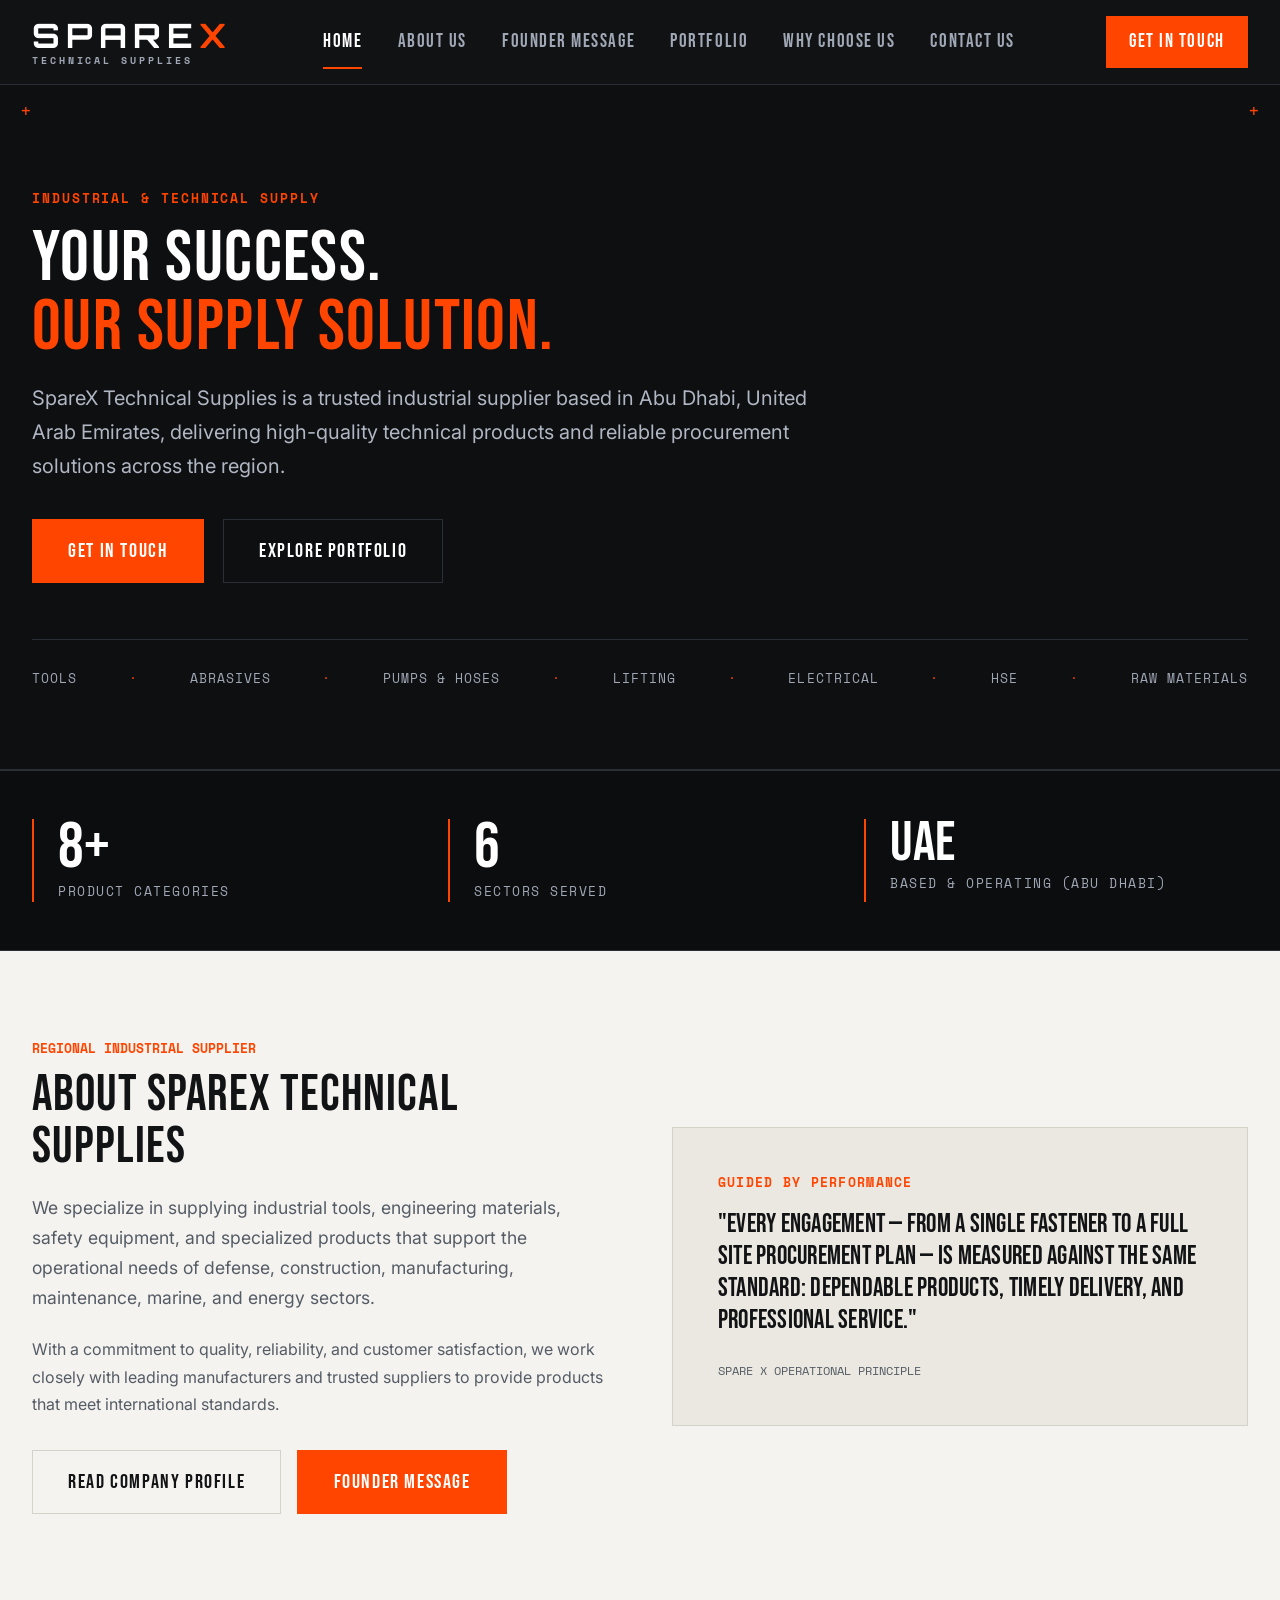
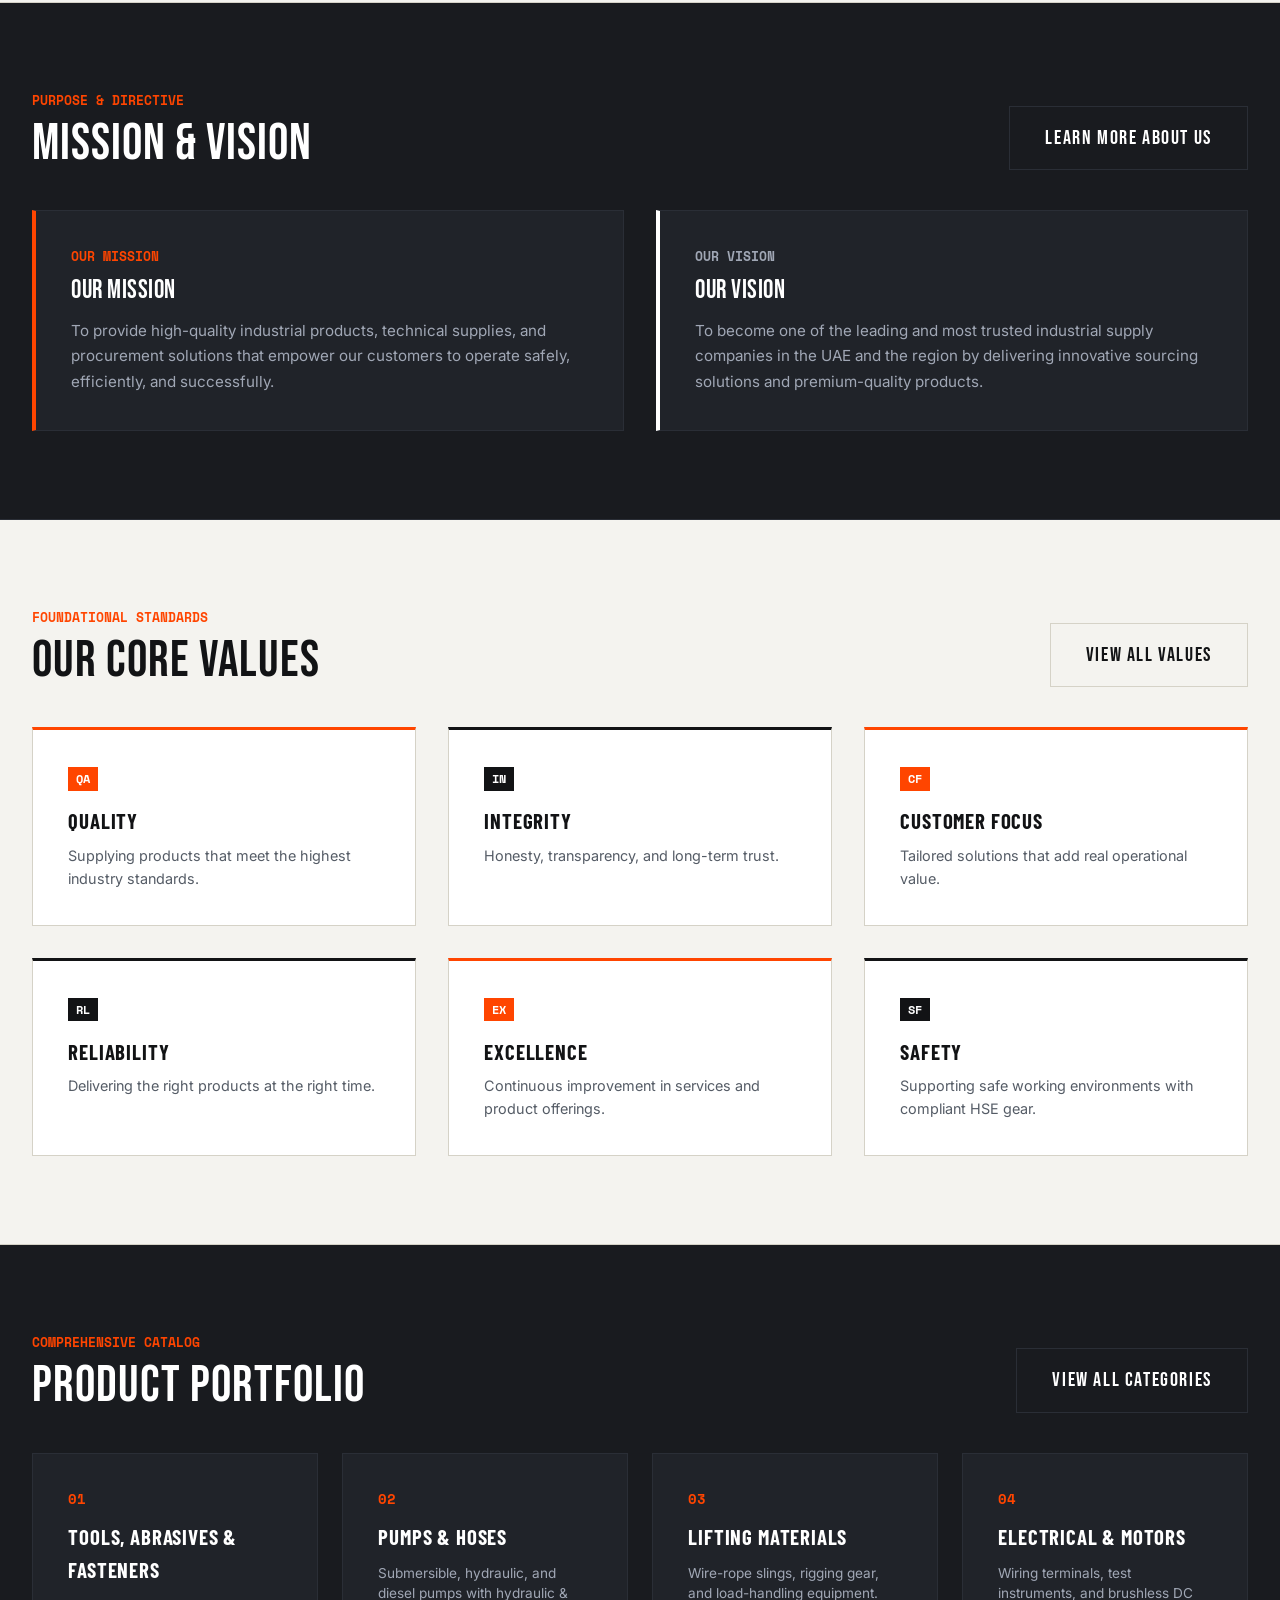
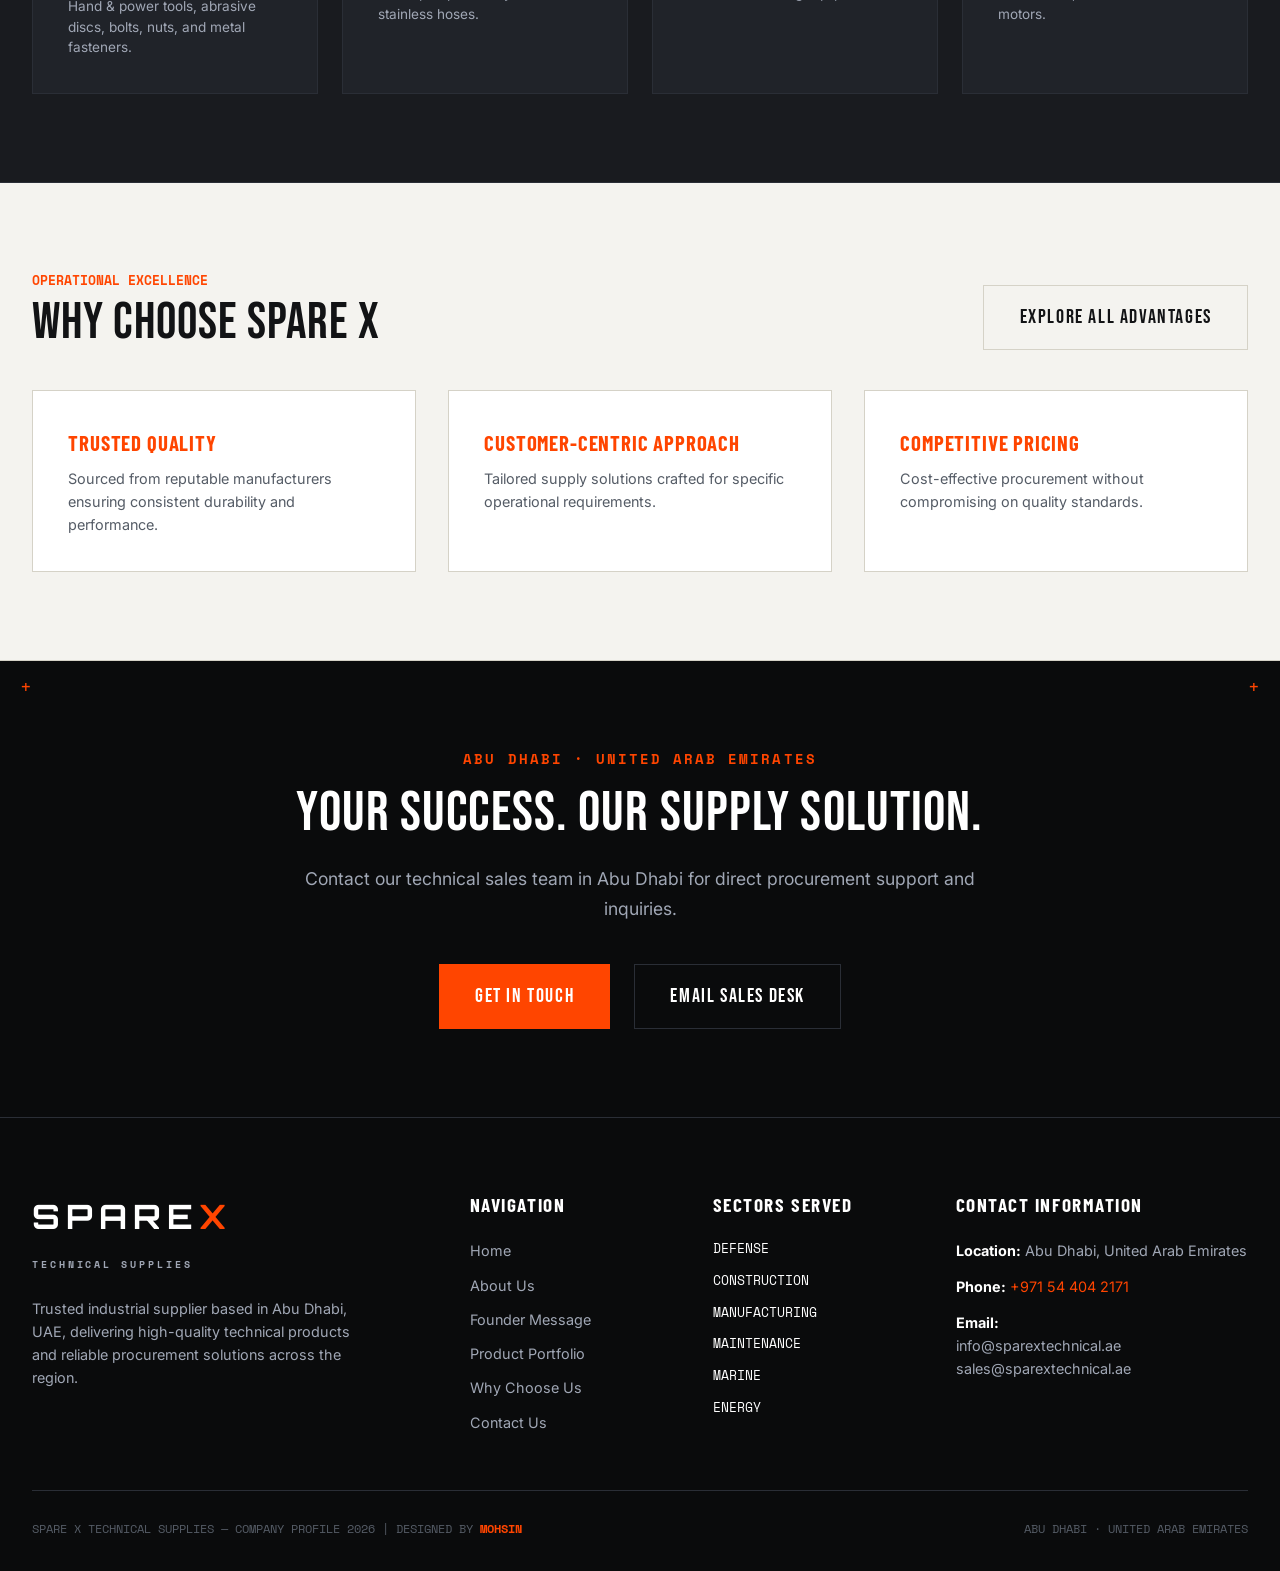
<file: index.html>
<!DOCTYPE html>
<html lang="en">
<head>
  <meta charset="UTF-8">
  <meta name="viewport" content="width=device-width, initial-scale=1.0">
  <title>Spare X Technical Supplies — Abu Dhabi, UAE | Industrial Procurement Solutions</title>
  <link rel="icon" type="image/svg+xml" href="favicon.svg">
  <link rel="stylesheet" href="styles.css">
</head>
<body>

  <!-- Main Site Navigation Header (Top-most, Clean) -->
  <header class="site-header">
    <div class="container">
      <a href="index.html" class="brand-logo">
        <div class="brand-logo-main">SPARE<span class="x-mark">X</span></div>
        <div class="brand-logo-sub">TECHNICAL SUPPLIES</div>
      </a>

      <nav class="nav-menu" id="navMenu">
        <a href="index.html" class="nav-link active">HOME</a>
        <a href="about.html" class="nav-link">ABOUT US</a>
        <a href="founder.html" class="nav-link">FOUNDER MESSAGE</a>
        <a href="portfolio.html" class="nav-link">PORTFOLIO</a>
        <a href="why-us.html" class="nav-link">WHY CHOOSE US</a>
        <a href="contact.html" class="nav-link">CONTACT US</a>
      </nav>

      <div style="display: flex; align-items: center; gap: 1rem;">
        <a href="contact.html" class="nav-cta">GET IN TOUCH</a>
        <div class="mobile-toggle" id="mobileToggle">
          <span></span><span></span><span></span>
        </div>
      </div>
    </div>
  </header>

  <!-- HERO SECTION (Dark Technical Theme - PDF Page 1) -->
  <section class="section section-dark technical-corner technical-corner--top-left technical-corner--top-right" style="padding: 6.5rem 0 5rem; background-color: #0E0F11;">
    <div class="container">
      <div style="max-width: 900px;">
        <div style="font-family: var(--font-mono); font-size: 0.8rem; color: var(--orange); letter-spacing: 0.15em; font-weight: 700; margin-bottom: 1rem; text-transform: uppercase;">
          INDUSTRIAL & TECHNICAL SUPPLY
        </div>
        <h1 class="heading-xl">
          YOUR SUCCESS.<br>
          <span style="color: var(--orange);">OUR SUPPLY SOLUTION.</span>
        </h1>
        <p class="lead-text" style="font-size: 1.25rem; margin-bottom: 2.2rem; color: #B0B7C3; max-width: 780px;">
          SpareX Technical Supplies is a trusted industrial supplier based in Abu Dhabi, United Arab Emirates, delivering high-quality technical products and reliable procurement solutions across the region.
        </p>
        
        <div style="display: flex; gap: 1.2rem; flex-wrap: wrap; margin-bottom: 3.5rem;">
          <a href="contact.html" class="btn-primary">GET IN TOUCH</a>
          <a href="portfolio.html" class="btn-secondary-dark">EXPLORE PORTFOLIO</a>
        </div>
      </div>

      <!-- Quick Category Scope Banner -->
      <div style="border-top: 1px solid var(--border-dark); padding-top: 1.8rem; display: flex; flex-wrap: wrap; gap: 1.5rem; align-items: center; justify-content: space-between; font-family: var(--font-mono); font-size: 0.8rem; color: var(--text-gray-light); text-transform: uppercase; letter-spacing: 0.08em;">
        <span>TOOLS</span>
        <span style="color: var(--orange);">·</span>
        <span>ABRASIVES</span>
        <span style="color: var(--orange);">·</span>
        <span>PUMPS & HOSES</span>
        <span style="color: var(--orange);">·</span>
        <span>LIFTING</span>
        <span style="color: var(--orange);">·</span>
        <span>ELECTRICAL</span>
        <span style="color: var(--orange);">·</span>
        <span>HSE</span>
        <span style="color: var(--orange);">·</span>
        <span>RAW MATERIALS</span>
      </div>
    </div>
  </section>

  <!-- KEY METRICS STRIP -->
  <div class="metrics-strip">
    <div class="container">
      <div class="metrics-grid">
        <div class="metric-item">
          <div class="metric-number" data-count="8" data-suffix="+">8+</div>
          <div class="metric-label">Product Categories</div>
        </div>
        <div class="metric-item">
          <div class="metric-number" data-count="6" data-suffix="">6</div>
          <div class="metric-label">Sectors Served</div>
        </div>
        <div class="metric-item">
          <div class="metric-number" style="font-size: 3.5rem;">UAE</div>
          <div class="metric-label">Based & Operating (Abu Dhabi)</div>
        </div>
      </div>
    </div>
  </div>

  <!-- SECTION 01 OVERVIEW: ABOUT US (Light Off-White Canvas Theme - PDF Page 2) -->
  <section class="section section-light">
    <div class="container">
      <div class="grid-2" style="align-items: center; gap: 4rem;">
        <div>
          <div style="font-family: var(--font-mono); font-size: 0.8rem; color: var(--orange); font-weight: 700; text-transform: uppercase; margin-bottom: 0.6rem;">
            REGIONAL INDUSTRIAL SUPPLIER
          </div>
          <h2 class="heading-lg">ABOUT SPAREX TECHNICAL SUPPLIES</h2>
          <p class="lead-text" style="margin-bottom: 1.5rem;">
            We specialize in supplying industrial tools, engineering materials, safety equipment, and specialized products that support the operational needs of defense, construction, manufacturing, maintenance, marine, and energy sectors.
          </p>
          <p style="color: var(--text-gray-dark); margin-bottom: 2rem; line-height: 1.7;">
            With a commitment to quality, reliability, and customer satisfaction, we work closely with leading manufacturers and trusted suppliers to provide products that meet international standards.
          </p>

          <div style="display: flex; gap: 1rem; flex-wrap: wrap;">
            <a href="about.html" class="btn-secondary-light">READ COMPANY PROFILE</a>
            <a href="founder.html" class="btn-primary">FOUNDER MESSAGE</a>
          </div>
        </div>

        <div style="background-color: var(--bg-light-surface); border: 1px solid var(--border-light); padding: 2.8rem; position: relative;">
          <div style="font-family: var(--font-mono); font-size: 0.8rem; color: var(--orange); text-transform: uppercase; letter-spacing: 0.1em; margin-bottom: 1rem; font-weight: 700;">
            GUIDED BY PERFORMANCE
          </div>
          <blockquote style="font-family: var(--font-heading); font-size: 1.6rem; font-weight: 400; line-height: 1.25; color: var(--text-dark); margin-bottom: 1.5rem; letter-spacing: 0.01em;">
            "Every engagement — from a single fastener to a full site procurement plan — is measured against the same standard: dependable products, timely delivery, and professional service."
          </blockquote>
          <div style="font-family: var(--font-mono); font-size: 0.75rem; color: var(--text-gray-dark); text-transform: uppercase;">
            SPARE X OPERATIONAL PRINCIPLE
          </div>
        </div>
      </div>
    </div>
  </section>

  <!-- SECTION 02 OVERVIEW: MISSION & VISION (Dark Surface Theme - PDF Page 3) -->
  <section class="section section-dark-surface">
    <div class="container">
      <div style="display: flex; justify-content: space-between; align-items: flex-end; margin-bottom: 2.5rem; flex-wrap: wrap; gap: 1.5rem;">
        <div>
          <div style="font-family: var(--font-mono); font-size: 0.8rem; color: var(--orange); font-weight: 700; text-transform: uppercase; margin-bottom: 0.4rem;">
            PURPOSE & DIRECTIVE
          </div>
          <h2 class="heading-lg" style="margin-bottom: 0;">MISSION & VISION</h2>
        </div>
        <a href="about.html" class="btn-secondary-dark">LEARN MORE ABOUT US</a>
      </div>

      <div class="grid-2" style="gap: 2rem;">
        <div class="card-dark" style="border-left: 4px solid var(--orange);">
          <div style="font-family: var(--font-mono); font-size: 0.8rem; color: var(--orange); font-weight: 700; margin-bottom: 0.6rem;">OUR MISSION</div>
          <h3 class="heading-md" style="color: var(--text-white); font-size: 1.6rem;">OUR MISSION</h3>
          <p style="color: var(--text-gray-light); line-height: 1.7; font-size: 0.95rem;">
            To provide high-quality industrial products, technical supplies, and procurement solutions that empower our customers to operate safely, efficiently, and successfully.
          </p>
        </div>

        <div class="card-dark" style="border-left: 4px solid var(--text-white);">
          <div style="font-family: var(--font-mono); font-size: 0.8rem; color: var(--text-gray-light); font-weight: 700; margin-bottom: 0.6rem;">OUR VISION</div>
          <h3 class="heading-md" style="color: var(--text-white); font-size: 1.6rem;">OUR VISION</h3>
          <p style="color: var(--text-gray-light); line-height: 1.7; font-size: 0.95rem;">
            To become one of the leading and most trusted industrial supply companies in the UAE and the region by delivering innovative sourcing solutions and premium-quality products.
          </p>
        </div>
      </div>
    </div>
  </section>

  <!-- SECTION 03 OVERVIEW: OUR CORE VALUES (Light Canvas Theme - PDF Page 4) -->
  <section class="section section-light">
    <div class="container">
      <div style="display: flex; justify-content: space-between; align-items: flex-end; margin-bottom: 2.5rem; flex-wrap: wrap; gap: 1.5rem;">
        <div>
          <div style="font-family: var(--font-mono); font-size: 0.8rem; color: var(--orange); font-weight: 700; text-transform: uppercase; margin-bottom: 0.4rem;">
            FOUNDATIONAL STANDARDS
          </div>
          <h2 class="heading-lg" style="margin-bottom: 0;">OUR CORE VALUES</h2>
        </div>
        <a href="about.html" class="btn-secondary-light">VIEW ALL VALUES</a>
      </div>

      <div class="grid-3">
        <div class="card-light" style="border-top: 3px solid var(--orange);">
          <span style="background-color: var(--orange); color: white; font-family: var(--font-mono); font-size: 0.75rem; font-weight: 700; padding: 0.2rem 0.5rem;">QA</span>
          <h3 class="heading-sm" style="font-size: 1.3rem; margin-top: 0.8rem; margin-bottom: 0.4rem;">QUALITY</h3>
          <p style="color: var(--text-gray-dark); font-size: 0.9rem;">Supplying products that meet the highest industry standards.</p>
        </div>

        <div class="card-light" style="border-top: 3px solid var(--text-dark);">
          <span style="background-color: var(--text-dark); color: white; font-family: var(--font-mono); font-size: 0.75rem; font-weight: 700; padding: 0.2rem 0.5rem;">IN</span>
          <h3 class="heading-sm" style="font-size: 1.3rem; margin-top: 0.8rem; margin-bottom: 0.4rem;">INTEGRITY</h3>
          <p style="color: var(--text-gray-dark); font-size: 0.9rem;">Honesty, transparency, and long-term trust.</p>
        </div>

        <div class="card-light" style="border-top: 3px solid var(--orange);">
          <span style="background-color: var(--orange); color: white; font-family: var(--font-mono); font-size: 0.75rem; font-weight: 700; padding: 0.2rem 0.5rem;">CF</span>
          <h3 class="heading-sm" style="font-size: 1.3rem; margin-top: 0.8rem; margin-bottom: 0.4rem;">CUSTOMER FOCUS</h3>
          <p style="color: var(--text-gray-dark); font-size: 0.9rem;">Tailored solutions that add real operational value.</p>
        </div>

        <div class="card-light" style="border-top: 3px solid var(--text-dark);">
          <span style="background-color: var(--text-dark); color: white; font-family: var(--font-mono); font-size: 0.75rem; font-weight: 700; padding: 0.2rem 0.5rem;">RL</span>
          <h3 class="heading-sm" style="font-size: 1.3rem; margin-top: 0.8rem; margin-bottom: 0.4rem;">RELIABILITY</h3>
          <p style="color: var(--text-gray-dark); font-size: 0.9rem;">Delivering the right products at the right time.</p>
        </div>

        <div class="card-light" style="border-top: 3px solid var(--orange);">
          <span style="background-color: var(--orange); color: white; font-family: var(--font-mono); font-size: 0.75rem; font-weight: 700; padding: 0.2rem 0.5rem;">EX</span>
          <h3 class="heading-sm" style="font-size: 1.3rem; margin-top: 0.8rem; margin-bottom: 0.4rem;">EXCELLENCE</h3>
          <p style="color: var(--text-gray-dark); font-size: 0.9rem;">Continuous improvement in services and product offerings.</p>
        </div>

        <div class="card-light" style="border-top: 3px solid var(--text-dark);">
          <span style="background-color: var(--text-dark); color: white; font-family: var(--font-mono); font-size: 0.75rem; font-weight: 700; padding: 0.2rem 0.5rem;">SF</span>
          <h3 class="heading-sm" style="font-size: 1.3rem; margin-top: 0.8rem; margin-bottom: 0.4rem;">SAFETY</h3>
          <p style="color: var(--text-gray-dark); font-size: 0.9rem;">Supporting safe working environments with compliant HSE gear.</p>
        </div>
      </div>
    </div>
  </section>

  <!-- SECTION 04 OVERVIEW: PRODUCT PORTFOLIO (Dark Surface Theme - PDF Page 5) -->
  <section class="section section-dark-surface">
    <div class="container">
      <div style="display: flex; justify-content: space-between; align-items: flex-end; margin-bottom: 2.5rem; flex-wrap: wrap; gap: 1.5rem;">
        <div>
          <div style="font-family: var(--font-mono); font-size: 0.8rem; color: var(--orange); font-weight: 700; text-transform: uppercase; margin-bottom: 0.4rem;">
            COMPREHENSIVE CATALOG
          </div>
          <h2 class="heading-lg" style="margin-bottom: 0;">PRODUCT PORTFOLIO</h2>
        </div>
        <a href="portfolio.html" class="btn-secondary-dark">VIEW ALL CATEGORIES</a>
      </div>

      <div class="grid-4">
        <div class="card-dark">
          <div style="font-family: var(--font-mono); color: var(--orange); font-weight: 700; margin-bottom: 0.6rem; font-size: 0.85rem;">01</div>
          <h3 class="heading-sm" style="color: var(--text-white); margin-bottom: 0.6rem;">TOOLS, ABRASIVES & FASTENERS</h3>
          <p style="color: var(--text-gray-light); font-size: 0.85rem; line-height: 1.5;">Hand & power tools, abrasive discs, bolts, nuts, and metal fasteners.</p>
        </div>

        <div class="card-dark">
          <div style="font-family: var(--font-mono); color: var(--orange); font-weight: 700; margin-bottom: 0.6rem; font-size: 0.85rem;">02</div>
          <h3 class="heading-sm" style="color: var(--text-white); margin-bottom: 0.6rem;">PUMPS & HOSES</h3>
          <p style="color: var(--text-gray-light); font-size: 0.85rem; line-height: 1.5;">Submersible, hydraulic, and diesel pumps with hydraulic & stainless hoses.</p>
        </div>

        <div class="card-dark">
          <div style="font-family: var(--font-mono); color: var(--orange); font-weight: 700; margin-bottom: 0.6rem; font-size: 0.85rem;">03</div>
          <h3 class="heading-sm" style="color: var(--text-white); margin-bottom: 0.6rem;">LIFTING MATERIALS</h3>
          <p style="color: var(--text-gray-light); font-size: 0.85rem; line-height: 1.5;">Wire-rope slings, rigging gear, and load-handling equipment.</p>
        </div>

        <div class="card-dark">
          <div style="font-family: var(--font-mono); color: var(--orange); font-weight: 700; margin-bottom: 0.6rem; font-size: 0.85rem;">04</div>
          <h3 class="heading-sm" style="color: var(--text-white); margin-bottom: 0.6rem;">ELECTRICAL & MOTORS</h3>
          <p style="color: var(--text-gray-light); font-size: 0.85rem; line-height: 1.5;">Wiring terminals, test instruments, and brushless DC motors.</p>
        </div>
      </div>
    </div>
  </section>

  <!-- SECTION 05 OVERVIEW: WHY CHOOSE SPARE X (Light Canvas Theme - PDF Page 6) -->
  <section class="section section-light">
    <div class="container">
      <div style="display: flex; justify-content: space-between; align-items: flex-end; margin-bottom: 2.5rem; flex-wrap: wrap; gap: 1.5rem;">
        <div>
          <div style="font-family: var(--font-mono); font-size: 0.8rem; color: var(--orange); font-weight: 700; text-transform: uppercase; margin-bottom: 0.4rem;">
            OPERATIONAL EXCELLENCE
          </div>
          <h2 class="heading-lg" style="margin-bottom: 0;">WHY CHOOSE SPARE X</h2>
        </div>
        <a href="why-us.html" class="btn-secondary-light">EXPLORE ALL ADVANTAGES</a>
      </div>

      <div class="grid-3">
        <div class="card-light">
          <h3 class="heading-sm" style="color: var(--orange);">TRUSTED QUALITY</h3>
          <p style="color: var(--text-gray-dark); font-size: 0.9rem;">Sourced from reputable manufacturers ensuring consistent durability and performance.</p>
        </div>

        <div class="card-light">
          <h3 class="heading-sm" style="color: var(--orange);">CUSTOMER-CENTRIC APPROACH</h3>
          <p style="color: var(--text-gray-dark); font-size: 0.9rem;">Tailored supply solutions crafted for specific operational requirements.</p>
        </div>

        <div class="card-light">
          <h3 class="heading-sm" style="color: var(--orange);">COMPETITIVE PRICING</h3>
          <p style="color: var(--text-gray-dark); font-size: 0.9rem;">Cost-effective procurement without compromising on quality standards.</p>
        </div>
      </div>
    </div>
  </section>

  <!-- CLOSING SECTION & CTA (Dark Industrial Banner - PDF Page 7) -->
  <section class="section section-dark technical-corner technical-corner--top-left technical-corner--top-right" style="background-color: #0A0B0C; padding: 5.5rem 0; border-bottom: none;">
    <div class="container" style="text-align: center;">
      <div style="font-family: var(--font-mono); font-size: 0.85rem; color: var(--orange); letter-spacing: 0.15em; font-weight: 700; margin-bottom: 1rem; text-transform: uppercase;">
        ABU DHABI · UNITED ARAB EMIRATES
      </div>
      <h2 class="heading-xl" style="font-size: 3.5rem; margin-bottom: 1.5rem;">
        YOUR SUCCESS. OUR SUPPLY SOLUTION.
      </h2>
      <p class="lead-text" style="margin: 0 auto 2.5rem; max-width: 700px; color: var(--text-gray-light);">
        Contact our technical sales team in Abu Dhabi for direct procurement support and inquiries.
      </p>
      <div style="display: flex; justify-content: center; gap: 1.5rem; flex-wrap: wrap;">
        <a href="contact.html" class="btn-primary">GET IN TOUCH</a>
        <a href="mailto:sales@sparextechnical.ae" class="btn-secondary-dark">EMAIL SALES DESK</a>
      </div>
    </div>
  </section>

  <!-- MAIN FOOTER -->
  <footer class="site-footer">
    <div class="container">
      <div class="footer-top">
        <div>
          <div class="brand-logo-main" style="margin-bottom: 0.8rem;">SPARE<span class="x-mark">X</span></div>
          <div class="brand-logo-sub" style="margin-bottom: 1.5rem;">TECHNICAL SUPPLIES</div>
          <p style="color: var(--text-gray-light); font-size: 0.9rem; max-width: 340px; line-height: 1.6;">
            Trusted industrial supplier based in Abu Dhabi, UAE, delivering high-quality technical products and reliable procurement solutions across the region.
          </p>
        </div>

        <div>
          <h4 class="footer-title">NAVIGATION</h4>
          <ul class="footer-links">
            <li><a href="index.html">Home</a></li>
            <li><a href="about.html">About Us</a></li>
            <li><a href="founder.html">Founder Message</a></li>
            <li><a href="portfolio.html">Product Portfolio</a></li>
            <li><a href="why-us.html">Why Choose Us</a></li>
            <li><a href="contact.html">Contact Us</a></li>
          </ul>
        </div>

        <div>
          <h4 class="footer-title">SECTORS SERVED</h4>
          <ul class="footer-links" style="font-family: var(--font-mono); font-size: 0.8rem;">
            <li>DEFENSE</li>
            <li>CONSTRUCTION</li>
            <li>MANUFACTURING</li>
            <li>MAINTENANCE</li>
            <li>MARINE</li>
            <li>ENERGY</li>
          </ul>
        </div>

        <div>
          <h4 class="footer-title">CONTACT INFORMATION</h4>
          <div style="display: flex; flex-direction: column; gap: 0.8rem; font-size: 0.9rem; color: var(--text-gray-light);">
            <p><strong style="color: var(--text-white);">Location:</strong> Abu Dhabi, United Arab Emirates</p>
            <p><strong style="color: var(--text-white);">Phone:</strong> <a href="tel:+971544042171" style="color: var(--orange);">+971 54 404 2171</a></p>
            <p><strong style="color: var(--text-white);">Email:</strong><br>
              <a href="mailto:info@sparextechnical.ae">info@sparextechnical.ae</a><br>
              <a href="mailto:sales@sparextechnical.ae">sales@sparextechnical.ae</a>
            </p>
          </div>
        </div>
      </div>

      <div class="footer-bottom">
        <div>SPARE X TECHNICAL SUPPLIES — COMPANY PROFILE 2026 | Designed by <a href="https://wa.me/923014365045?text=I%20am%20coming%20from%20Sparex%20website%2C%20I%20need%20to..." target="_blank" style="color: var(--orange); font-weight: 700;">Mohsin</a></div>
        <div>ABU DHABI · UNITED ARAB EMIRATES</div>
      </div>
    </div>
  </footer>

  <script src="main.js"></script>
</body>
</html>
</file>
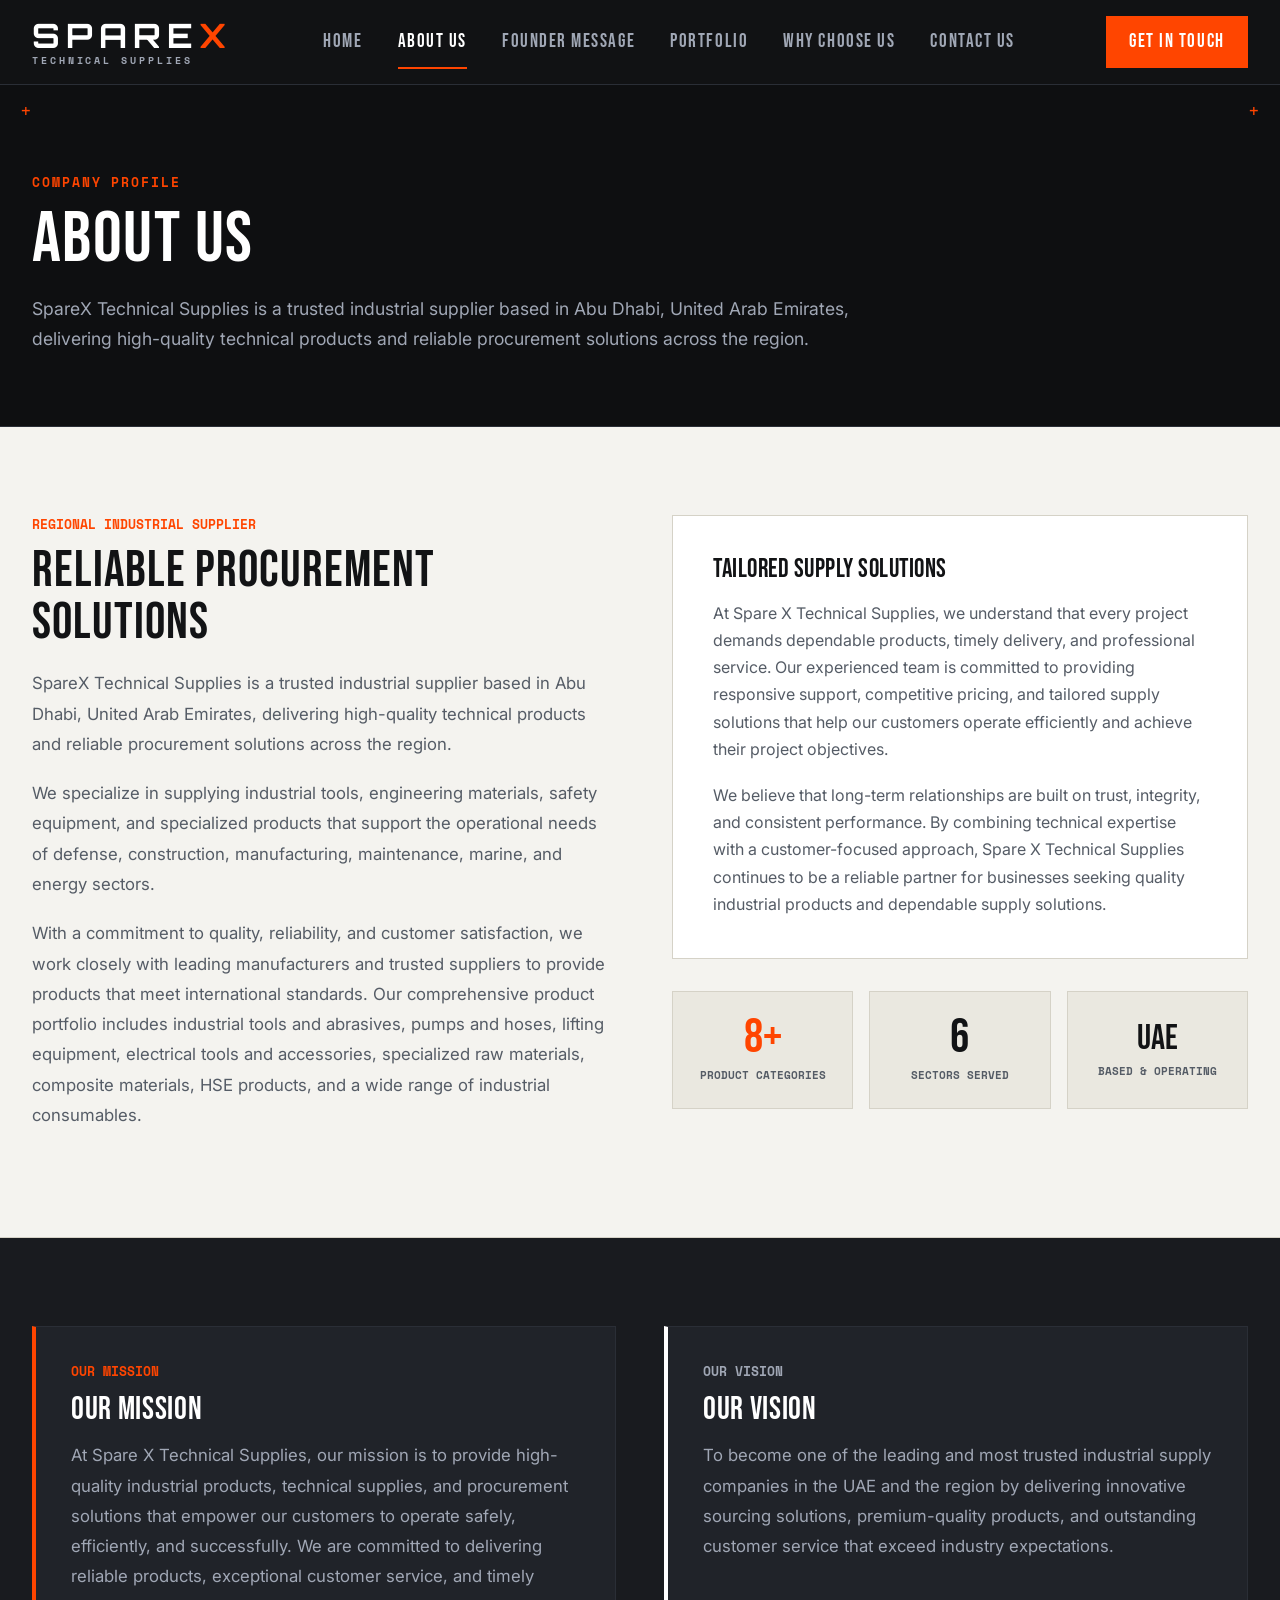
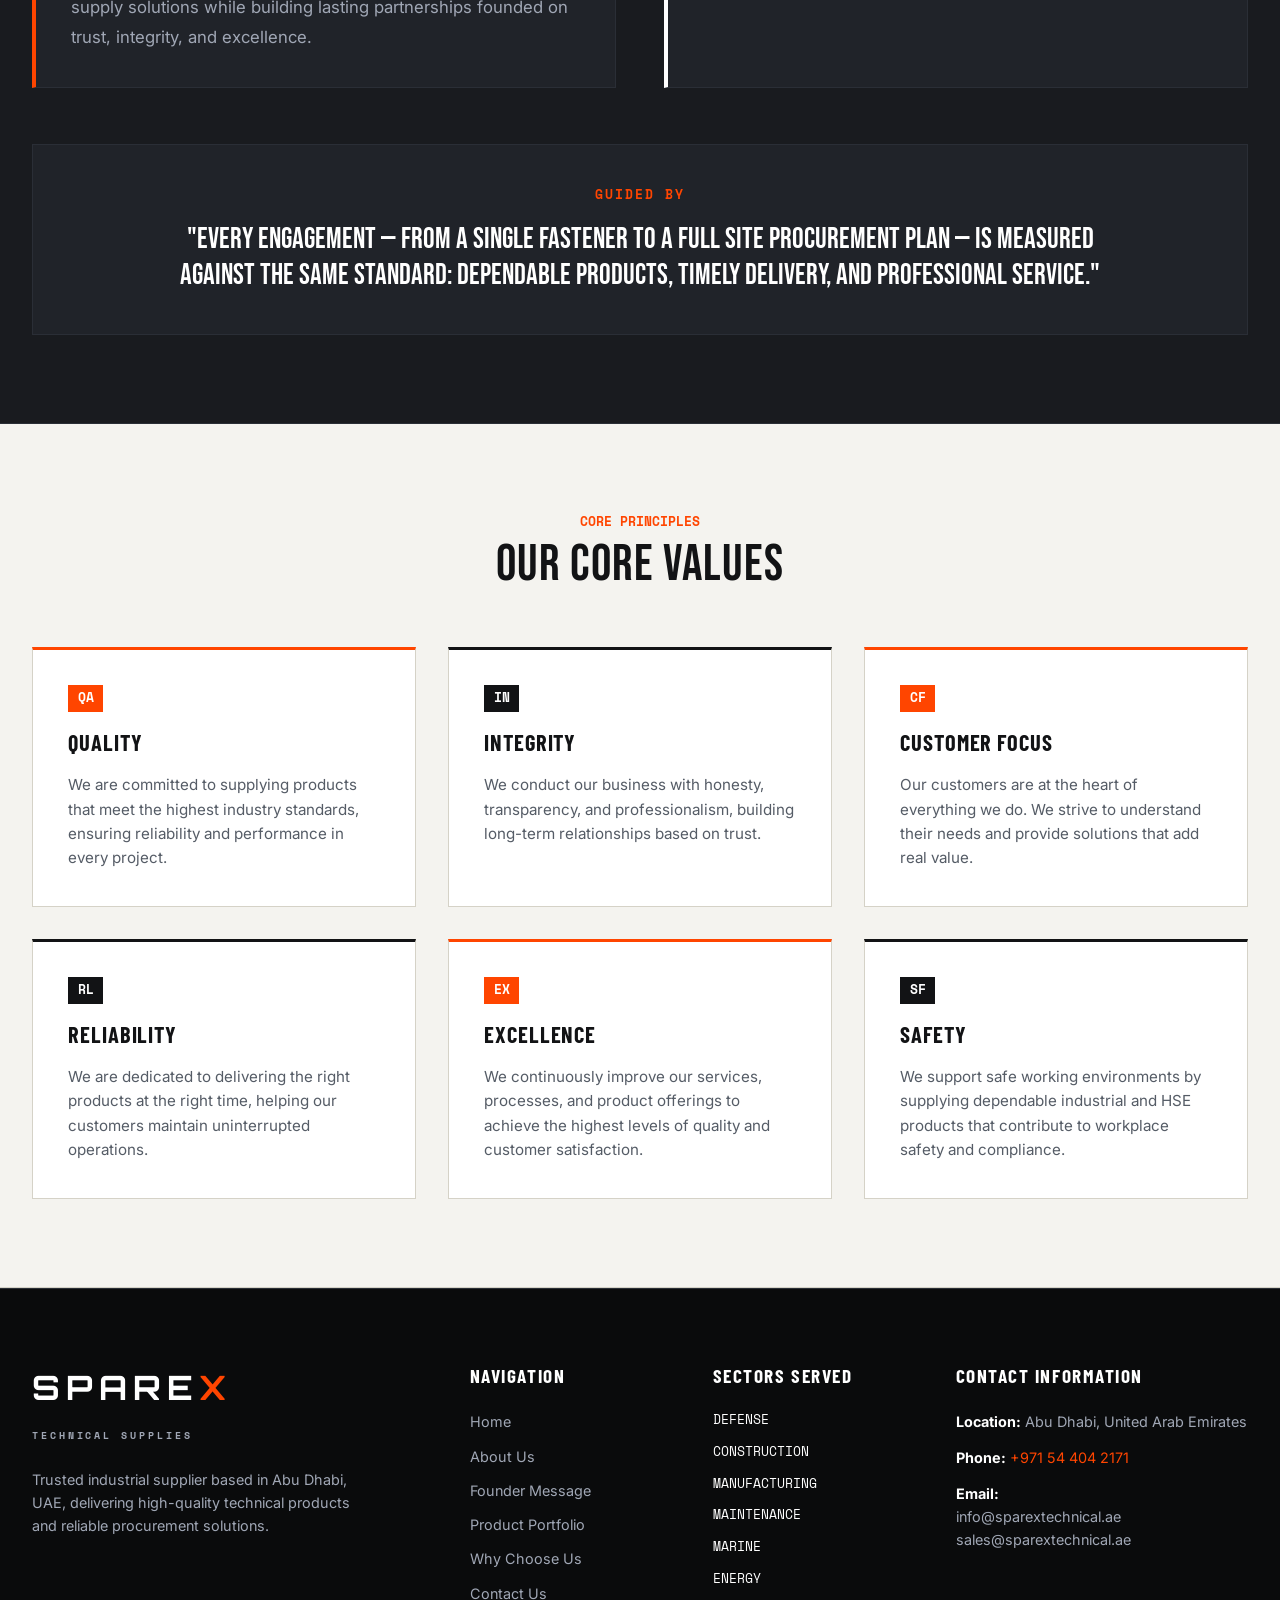
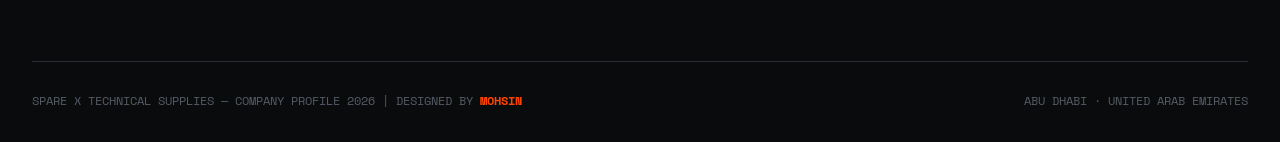
<file: about.html>
<!DOCTYPE html>
<html lang="en">
<head>
  <meta charset="UTF-8">
  <meta name="viewport" content="width=device-width, initial-scale=1.0">
  <title>About Us — Spare X Technical Supplies | Abu Dhabi, UAE</title>
  <link rel="icon" type="image/svg+xml" href="favicon.svg">
  <link rel="stylesheet" href="styles.css">
</head>
<body>

  <!-- Main Navigation Header -->
  <header class="site-header">
    <div class="container">
      <a href="index.html" class="brand-logo">
        <div class="brand-logo-main">SPARE<span class="x-mark">X</span></div>
        <div class="brand-logo-sub">TECHNICAL SUPPLIES</div>
      </a>

      <nav class="nav-menu" id="navMenu">
        <a href="index.html" class="nav-link">HOME</a>
        <a href="about.html" class="nav-link active">ABOUT US</a>
        <a href="founder.html" class="nav-link">FOUNDER MESSAGE</a>
        <a href="portfolio.html" class="nav-link">PORTFOLIO</a>
        <a href="why-us.html" class="nav-link">WHY CHOOSE US</a>
        <a href="contact.html" class="nav-link">CONTACT US</a>
      </nav>

      <div style="display: flex; align-items: center; gap: 1rem;">
        <a href="contact.html" class="nav-cta">GET IN TOUCH</a>
        <div class="mobile-toggle" id="mobileToggle">
          <span></span><span></span><span></span>
        </div>
      </div>
    </div>
  </header>

  <!-- PAGE HEADER (Dark Technical Banner) -->
  <section class="section section-dark technical-corner technical-corner--top-left technical-corner--top-right" style="padding: 5.5rem 0 4.5rem; background-color: #0E0F11;">
    <div class="container">
      <div style="font-family: var(--font-mono); font-size: 0.8rem; color: var(--orange); letter-spacing: 0.15em; font-weight: 700; margin-bottom: 0.8rem; text-transform: uppercase;">
        COMPANY PROFILE
      </div>
      <h1 class="heading-xl">ABOUT US</h1>
      <p class="lead-text" style="color: var(--text-gray-light); max-width: 850px;">
        SpareX Technical Supplies is a trusted industrial supplier based in Abu Dhabi, United Arab Emirates, delivering high-quality technical products and reliable procurement solutions across the region.
      </p>
    </div>
  </section>

  <!-- DETAILED COMPANY PROFILE (Off-White Light Canvas - Full PDF page 2) -->
  <section class="section section-light">
    <div class="container">
      <div class="grid-2" style="gap: 4rem; align-items: flex-start;">
        <div>
          <div style="font-family: var(--font-mono); font-size: 0.8rem; color: var(--orange); font-weight: 700; text-transform: uppercase; margin-bottom: 0.6rem;">
            REGIONAL INDUSTRIAL SUPPLIER
          </div>
          <h2 class="heading-lg">RELIABLE PROCUREMENT SOLUTIONS</h2>
          
          <p style="color: var(--text-gray-dark); margin-bottom: 1.2rem; line-height: 1.8; font-size: 1.05rem;">
            SpareX Technical Supplies is a trusted industrial supplier based in Abu Dhabi, United Arab Emirates, delivering high-quality technical products and reliable procurement solutions across the region.
          </p>
          <p style="color: var(--text-gray-dark); margin-bottom: 1.2rem; line-height: 1.8; font-size: 1.05rem;">
            We specialize in supplying industrial tools, engineering materials, safety equipment, and specialized products that support the operational needs of defense, construction, manufacturing, maintenance, marine, and energy sectors.
          </p>
          <p style="color: var(--text-gray-dark); margin-bottom: 1.2rem; line-height: 1.8; font-size: 1.05rem;">
            With a commitment to quality, reliability, and customer satisfaction, we work closely with leading manufacturers and trusted suppliers to provide products that meet international standards. Our comprehensive product portfolio includes industrial tools and abrasives, pumps and hoses, lifting equipment, electrical tools and accessories, specialized raw materials, composite materials, HSE products, and a wide range of industrial consumables.
          </p>
        </div>

        <div>
          <div style="background-color: var(--bg-light-card); border: 1px solid var(--border-light); padding: 2.5rem; margin-bottom: 2rem;">
            <h3 class="heading-md" style="font-size: 1.6rem; margin-bottom: 1rem;">TAILORED SUPPLY SOLUTIONS</h3>
            <p style="color: var(--text-gray-dark); line-height: 1.7; margin-bottom: 1.2rem;">
              At Spare X Technical Supplies, we understand that every project demands dependable products, timely delivery, and professional service. Our experienced team is committed to providing responsive support, competitive pricing, and tailored supply solutions that help our customers operate efficiently and achieve their project objectives.
            </p>
            <p style="color: var(--text-gray-dark); line-height: 1.7;">
              We believe that long-term relationships are built on trust, integrity, and consistent performance. By combining technical expertise with a customer-focused approach, Spare X Technical Supplies continues to be a reliable partner for businesses seeking quality industrial products and dependable supply solutions.
            </p>
          </div>

          <div class="metrics-mini-grid">
            <div style="background-color: var(--bg-light-surface); border: 1px solid var(--border-light); padding: 1.5rem 1rem;">
              <div style="font-family: var(--font-heading); font-size: 3rem; color: var(--orange); line-height: 0.9;">8+</div>
              <div style="font-family: var(--font-mono); font-size: 0.7rem; color: var(--text-gray-dark); font-weight: 700; margin-top: 0.4rem;">PRODUCT CATEGORIES</div>
            </div>
            <div style="background-color: var(--bg-light-surface); border: 1px solid var(--border-light); padding: 1.5rem 1rem;">
              <div style="font-family: var(--font-heading); font-size: 3rem; color: var(--text-dark); line-height: 0.9;">6</div>
              <div style="font-family: var(--font-mono); font-size: 0.7rem; color: var(--text-gray-dark); font-weight: 700; margin-top: 0.4rem;">SECTORS SERVED</div>
            </div>
            <div style="background-color: var(--bg-light-surface); border: 1px solid var(--border-light); padding: 1.5rem 1rem;">
              <div style="font-family: var(--font-heading); font-size: 2.2rem; color: var(--text-dark); line-height: 1; margin-top: 0.3rem;">UAE</div>
              <div style="font-family: var(--font-mono); font-size: 0.7rem; color: var(--text-gray-dark); font-weight: 700; margin-top: 0.4rem;">BASED & OPERATING</div>
            </div>
          </div>
        </div>
      </div>
    </div>
  </section>

  <!-- MISSION & VISION SECTION (Dark Surface Canvas - PDF Page 3) -->
  <section class="section section-dark-surface">
    <div class="container">
      <div class="grid-2" style="gap: 3rem;">
        <!-- Mission -->
        <div class="card-dark" style="border-left: 4px solid var(--orange);">
          <div style="font-family: var(--font-mono); font-size: 0.8rem; color: var(--orange); font-weight: 700; text-transform: uppercase; margin-bottom: 0.6rem;">
            OUR MISSION
          </div>
          <h3 class="heading-md" style="color: var(--text-white);">OUR MISSION</h3>
          <p style="color: var(--text-gray-light); line-height: 1.8; font-size: 1.05rem;">
            At Spare X Technical Supplies, our mission is to provide high-quality industrial products, technical supplies, and procurement solutions that empower our customers to operate safely, efficiently, and successfully. We are committed to delivering reliable products, exceptional customer service, and timely supply solutions while building lasting partnerships founded on trust, integrity, and excellence.
          </p>
        </div>

        <!-- Vision -->
        <div class="card-dark" style="border-left: 4px solid var(--text-white);">
          <div style="font-family: var(--font-mono); font-size: 0.8rem; color: var(--text-gray-light); font-weight: 700; text-transform: uppercase; margin-bottom: 0.6rem;">
            OUR VISION
          </div>
          <h3 class="heading-md" style="color: var(--text-white);">OUR VISION</h3>
          <p style="color: var(--text-gray-light); line-height: 1.8; font-size: 1.05rem;">
            To become one of the leading and most trusted industrial supply companies in the UAE and the region by delivering innovative sourcing solutions, premium-quality products, and outstanding customer service that exceed industry expectations.
          </p>
        </div>
      </div>

      <!-- Guided By Callout -->
      <div style="margin-top: 3.5rem; background-color: var(--bg-dark-card); border: 1px solid var(--border-dark); padding: 2.5rem; text-align: center;">
        <div style="font-family: var(--font-mono); font-size: 0.8rem; color: var(--orange); text-transform: uppercase; letter-spacing: 0.15em; font-weight: 700; margin-bottom: 1rem;">
          GUIDED BY
        </div>
        <p style="font-family: var(--font-heading); font-size: 1.8rem; font-weight: 400; color: var(--text-white); max-width: 950px; margin: 0 auto; line-height: 1.25;">
          "Every engagement — from a single fastener to a full site procurement plan — is measured against the same standard: dependable products, timely delivery, and professional service."
        </p>
      </div>
    </div>
  </section>

  <!-- OUR CORE VALUES (Light Off-White Canvas - PDF Page 4) -->
  <section class="section section-light">
    <div class="container">
      <div style="text-align: center; max-width: 800px; margin: 0 auto 3.5rem;">
        <div style="font-family: var(--font-mono); font-size: 0.8rem; color: var(--orange); font-weight: 700; text-transform: uppercase; margin-bottom: 0.4rem;">
          CORE PRINCIPLES
        </div>
        <h2 class="heading-lg">OUR CORE VALUES</h2>
      </div>

      <div class="grid-3">
        <!-- QA -->
        <div class="card-light" style="border-top: 3px solid var(--orange);">
          <div style="display: flex; justify-content: space-between; align-items: center; margin-bottom: 0.8rem;">
            <div style="background-color: var(--orange); color: white; font-family: var(--font-mono); font-size: 0.8rem; font-weight: 700; padding: 0.2rem 0.6rem;">QA</div>
          </div>
          <h3 class="heading-sm" style="font-size: 1.4rem; margin-bottom: 0.8rem;">QUALITY</h3>
          <p style="color: var(--text-gray-dark); font-size: 0.95rem; line-height: 1.6;">
            We are committed to supplying products that meet the highest industry standards, ensuring reliability and performance in every project.
          </p>
        </div>

        <!-- IN -->
        <div class="card-light" style="border-top: 3px solid var(--text-dark);">
          <div style="display: flex; justify-content: space-between; align-items: center; margin-bottom: 0.8rem;">
            <div style="background-color: var(--text-dark); color: white; font-family: var(--font-mono); font-size: 0.8rem; font-weight: 700; padding: 0.2rem 0.6rem;">IN</div>
          </div>
          <h3 class="heading-sm" style="font-size: 1.4rem; margin-bottom: 0.8rem;">INTEGRITY</h3>
          <p style="color: var(--text-gray-dark); font-size: 0.95rem; line-height: 1.6;">
            We conduct our business with honesty, transparency, and professionalism, building long-term relationships based on trust.
          </p>
        </div>

        <!-- CF -->
        <div class="card-light" style="border-top: 3px solid var(--orange);">
          <div style="display: flex; justify-content: space-between; align-items: center; margin-bottom: 0.8rem;">
            <div style="background-color: var(--orange); color: white; font-family: var(--font-mono); font-size: 0.8rem; font-weight: 700; padding: 0.2rem 0.6rem;">CF</div>
          </div>
          <h3 class="heading-sm" style="font-size: 1.4rem; margin-bottom: 0.8rem;">CUSTOMER FOCUS</h3>
          <p style="color: var(--text-gray-dark); font-size: 0.95rem; line-height: 1.6;">
            Our customers are at the heart of everything we do. We strive to understand their needs and provide solutions that add real value.
          </p>
        </div>

        <!-- RL -->
        <div class="card-light" style="border-top: 3px solid var(--text-dark);">
          <div style="display: flex; justify-content: space-between; align-items: center; margin-bottom: 0.8rem;">
            <div style="background-color: var(--text-dark); color: white; font-family: var(--font-mono); font-size: 0.8rem; font-weight: 700; padding: 0.2rem 0.6rem;">RL</div>
          </div>
          <h3 class="heading-sm" style="font-size: 1.4rem; margin-bottom: 0.8rem;">RELIABILITY</h3>
          <p style="color: var(--text-gray-dark); font-size: 0.95rem; line-height: 1.6;">
            We are dedicated to delivering the right products at the right time, helping our customers maintain uninterrupted operations.
          </p>
        </div>

        <!-- EX -->
        <div class="card-light" style="border-top: 3px solid var(--orange);">
          <div style="display: flex; justify-content: space-between; align-items: center; margin-bottom: 0.8rem;">
            <div style="background-color: var(--orange); color: white; font-family: var(--font-mono); font-size: 0.8rem; font-weight: 700; padding: 0.2rem 0.6rem;">EX</div>
          </div>
          <h3 class="heading-sm" style="font-size: 1.4rem; margin-bottom: 0.8rem;">EXCELLENCE</h3>
          <p style="color: var(--text-gray-dark); font-size: 0.95rem; line-height: 1.6;">
            We continuously improve our services, processes, and product offerings to achieve the highest levels of quality and customer satisfaction.
          </p>
        </div>

        <!-- SF -->
        <div class="card-light" style="border-top: 3px solid var(--text-dark);">
          <div style="display: flex; justify-content: space-between; align-items: center; margin-bottom: 0.8rem;">
            <div style="background-color: var(--text-dark); color: white; font-family: var(--font-mono); font-size: 0.8rem; font-weight: 700; padding: 0.2rem 0.6rem;">SF</div>
          </div>
          <h3 class="heading-sm" style="font-size: 1.4rem; margin-bottom: 0.8rem;">SAFETY</h3>
          <p style="color: var(--text-gray-dark); font-size: 0.95rem; line-height: 1.6;">
            We support safe working environments by supplying dependable industrial and HSE products that contribute to workplace safety and compliance.
          </p>
        </div>
      </div>
    </div>
  </section>

  <!-- MAIN FOOTER -->
  <footer class="site-footer">
    <div class="container">
      <div class="footer-top">
        <div>
          <div class="brand-logo-main" style="margin-bottom: 0.8rem;">SPARE<span class="x-mark">X</span></div>
          <div class="brand-logo-sub" style="margin-bottom: 1.5rem;">TECHNICAL SUPPLIES</div>
          <p style="color: var(--text-gray-light); font-size: 0.9rem; max-width: 340px; line-height: 1.6;">
            Trusted industrial supplier based in Abu Dhabi, UAE, delivering high-quality technical products and reliable procurement solutions.
          </p>
        </div>

        <div>
          <h4 class="footer-title">NAVIGATION</h4>
          <ul class="footer-links">
            <li><a href="index.html">Home</a></li>
            <li><a href="about.html">About Us</a></li>
            <li><a href="founder.html">Founder Message</a></li>
            <li><a href="portfolio.html">Product Portfolio</a></li>
            <li><a href="why-us.html">Why Choose Us</a></li>
            <li><a href="contact.html">Contact Us</a></li>
          </ul>
        </div>

        <div>
          <h4 class="footer-title">SECTORS SERVED</h4>
          <ul class="footer-links" style="font-family: var(--font-mono); font-size: 0.8rem;">
            <li>DEFENSE</li>
            <li>CONSTRUCTION</li>
            <li>MANUFACTURING</li>
            <li>MAINTENANCE</li>
            <li>MARINE</li>
            <li>ENERGY</li>
          </ul>
        </div>

        <div>
          <h4 class="footer-title">CONTACT INFORMATION</h4>
          <div style="display: flex; flex-direction: column; gap: 0.8rem; font-size: 0.9rem; color: var(--text-gray-light);">
            <p><strong style="color: var(--text-white);">Location:</strong> Abu Dhabi, United Arab Emirates</p>
            <p><strong style="color: var(--text-white);">Phone:</strong> <a href="tel:+971544042171" style="color: var(--orange);">+971 54 404 2171</a></p>
            <p><strong style="color: var(--text-white);">Email:</strong><br>
              <a href="mailto:info@sparextechnical.ae">info@sparextechnical.ae</a><br>
              <a href="mailto:sales@sparextechnical.ae">sales@sparextechnical.ae</a>
            </p>
          </div>
        </div>
      </div>

      <div class="footer-bottom">
        <div>SPARE X TECHNICAL SUPPLIES — COMPANY PROFILE 2026 | Designed by <a href="https://wa.me/923014365045?text=I%20am%20coming%20from%20Sparex%20website%2C%20I%20need%20to..." target="_blank" style="color: var(--orange); font-weight: 700;">Mohsin</a></div>
        <div>ABU DHABI · UNITED ARAB EMIRATES</div>
      </div>
    </div>
  </footer>

  <script src="main.js"></script>
</body>
</html>
</file>
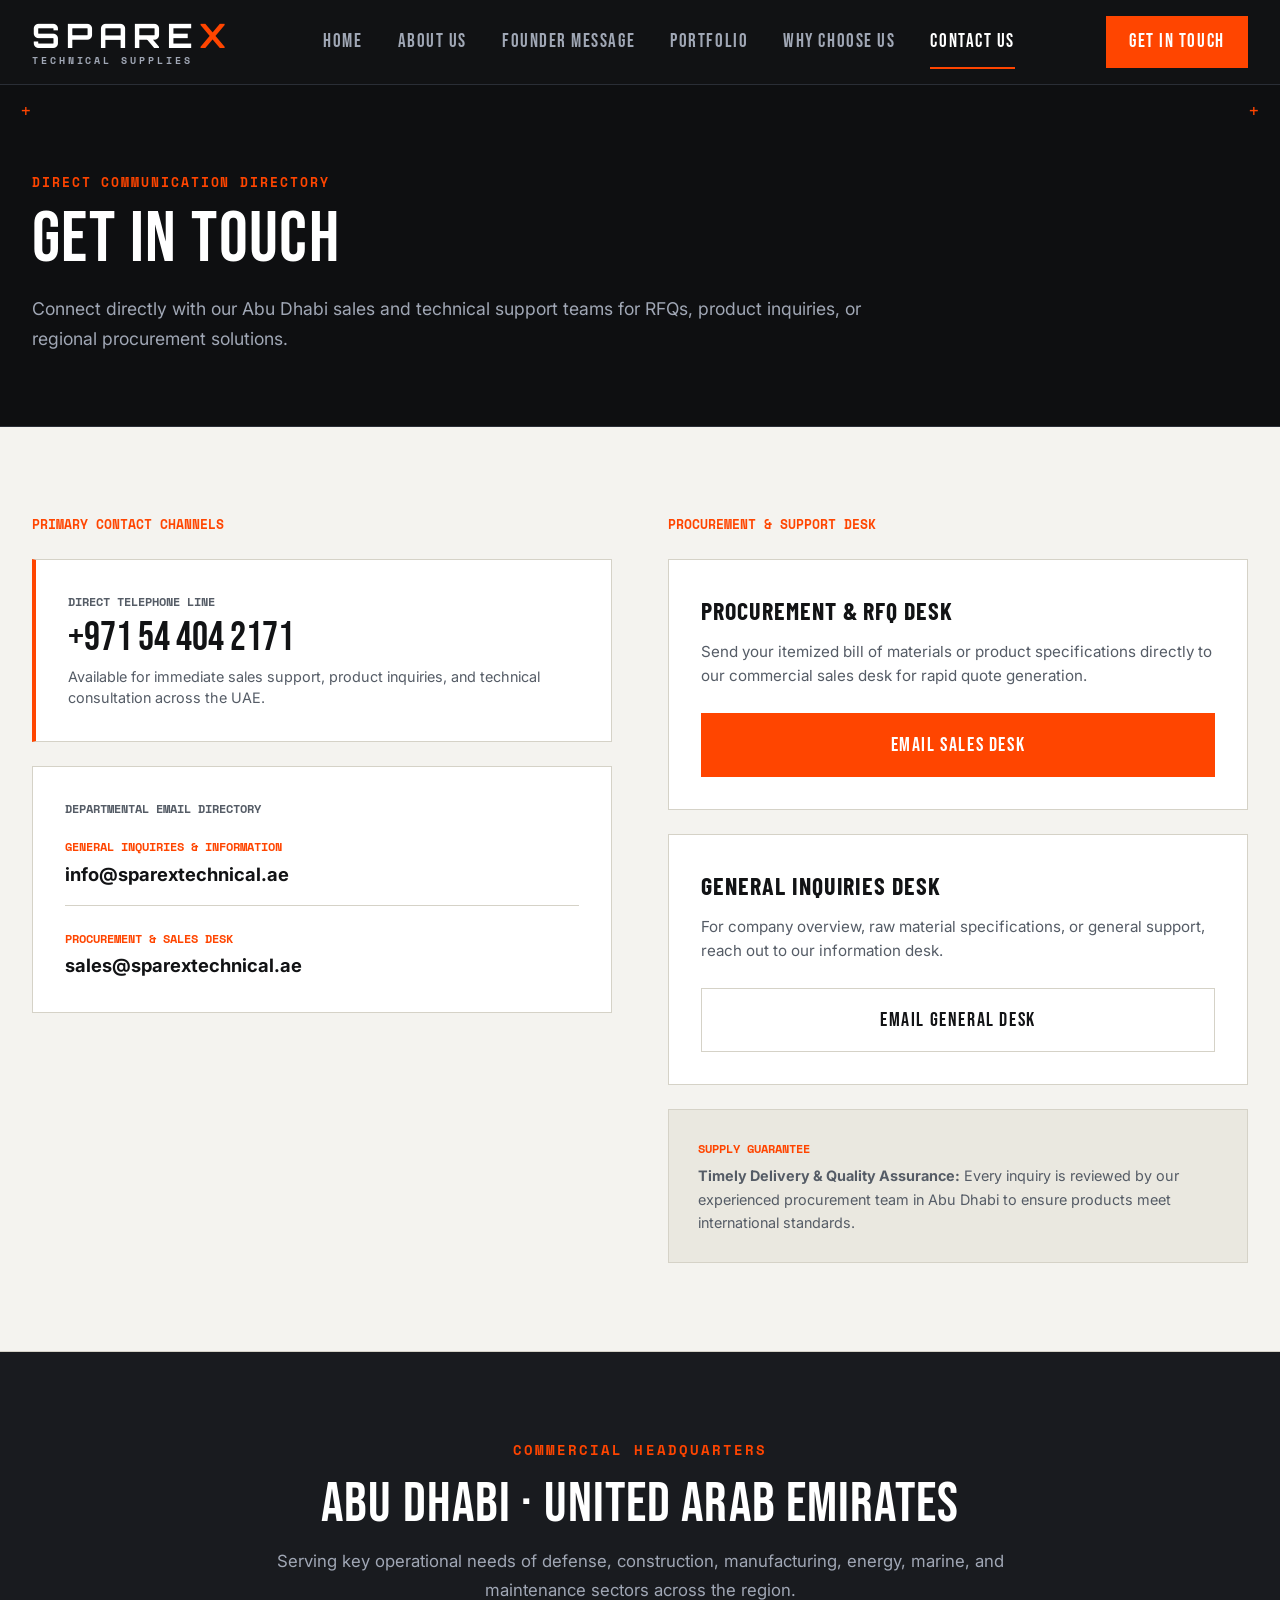
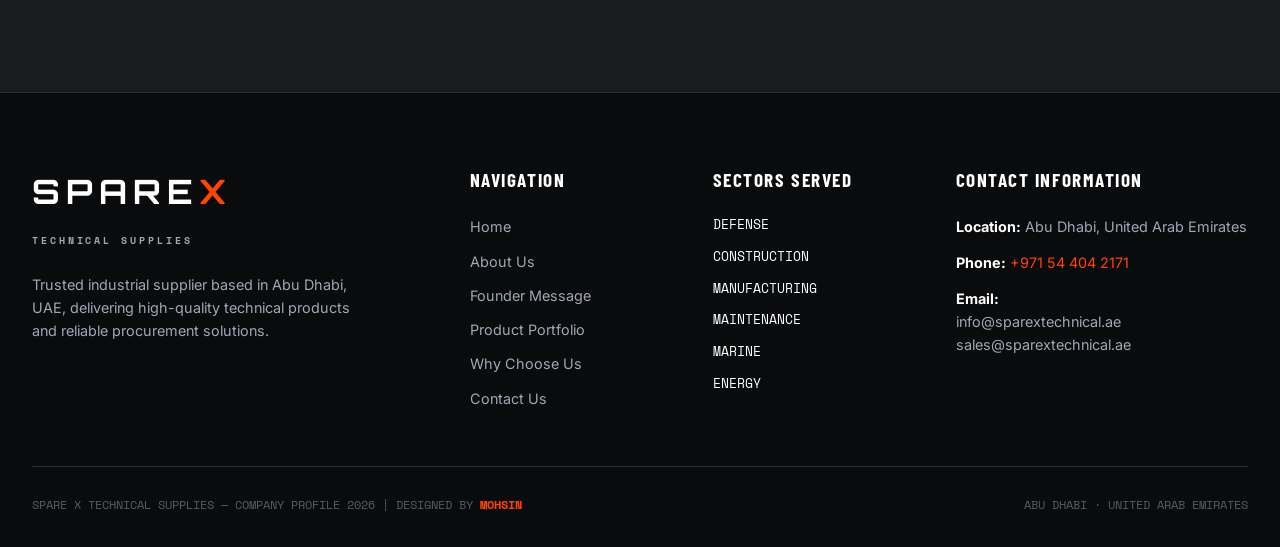
<file: contact.html>
<!DOCTYPE html>
<html lang="en">
<head>
  <meta charset="UTF-8">
  <meta name="viewport" content="width=device-width, initial-scale=1.0">
  <title>Contact Us — Spare X Technical Supplies | Abu Dhabi, UAE</title>
  <link rel="icon" type="image/svg+xml" href="favicon.svg">
  <link rel="stylesheet" href="styles.css">
</head>
<body>

  <!-- Main Navigation Header -->
  <header class="site-header">
    <div class="container">
      <a href="index.html" class="brand-logo">
        <div class="brand-logo-main">SPARE<span class="x-mark">X</span></div>
        <div class="brand-logo-sub">TECHNICAL SUPPLIES</div>
      </a>

      <nav class="nav-menu" id="navMenu">
        <a href="index.html" class="nav-link">HOME</a>
        <a href="about.html" class="nav-link">ABOUT US</a>
        <a href="founder.html" class="nav-link">FOUNDER MESSAGE</a>
        <a href="portfolio.html" class="nav-link">PORTFOLIO</a>
        <a href="why-us.html" class="nav-link">WHY CHOOSE US</a>
        <a href="contact.html" class="nav-link active">CONTACT US</a>
      </nav>

      <div style="display: flex; align-items: center; gap: 1rem;">
        <a href="contact.html" class="nav-cta">GET IN TOUCH</a>
        <div class="mobile-toggle" id="mobileToggle">
          <span></span><span></span><span></span>
        </div>
      </div>
    </div>
  </header>

  <!-- PAGE HEADER (Dark Technical Banner) -->
  <section class="section section-dark technical-corner technical-corner--top-left technical-corner--top-right" style="padding: 5.5rem 0 4.5rem; background-color: #0E0F11;">
    <div class="container">
      <div style="font-family: var(--font-mono); font-size: 0.8rem; color: var(--orange); letter-spacing: 0.15em; font-weight: 700; margin-bottom: 0.8rem; text-transform: uppercase;">
        DIRECT COMMUNICATION DIRECTORY
      </div>
      <h1 class="heading-xl">GET IN TOUCH</h1>
      <p class="lead-text" style="color: var(--text-gray-light); max-width: 850px;">
        Connect directly with our Abu Dhabi sales and technical support teams for RFQs, product inquiries, or regional procurement solutions.
      </p>
    </div>
  </section>

  <!-- CONTACT DETAILS & DIRECTORY SECTION (Off-White Light Canvas) -->
  <section class="section section-light">
    <div class="container">
      <div class="grid-2" style="gap: 3.5rem; align-items: stretch;">

        <!-- Left Column: Primary Contact Cards -->
        <div style="display: flex; flex-direction: column; gap: 1.5rem;">
          <div style="font-family: var(--font-mono); font-size: 0.8rem; color: var(--orange); font-weight: 700; text-transform: uppercase;">
            PRIMARY CONTACT CHANNELS
          </div>

          <!-- Phone Channel Box -->
          <div style="background-color: var(--bg-light-card); border: 1px solid var(--border-light); border-left: 4px solid var(--orange); padding: 2rem;">
            <div style="font-family: var(--font-mono); font-size: 0.75rem; color: var(--text-gray-dark); text-transform: uppercase; margin-bottom: 0.4rem; font-weight: 700;">
              DIRECT TELEPHONE LINE
            </div>
            <div style="font-family: var(--font-heading); font-size: 2.5rem; font-weight: 400; color: var(--text-dark); line-height: 1; margin-bottom: 0.5rem;">
              <a href="tel:+971544042171" style="color: var(--text-dark);">+971 54 404 2171</a>
            </div>
            <p style="font-size: 0.9rem; color: var(--text-gray-dark); line-height: 1.5;">
              Available for immediate sales support, product inquiries, and technical consultation across the UAE.
            </p>
          </div>

          <!-- Email Directory Box -->
          <div style="background-color: var(--bg-light-card); border: 1px solid var(--border-light); padding: 2rem;">
            <div style="font-family: var(--font-mono); font-size: 0.75rem; color: var(--text-gray-dark); text-transform: uppercase; margin-bottom: 1.2rem; font-weight: 700;">
              DEPARTMENTAL EMAIL DIRECTORY
            </div>
            
            <div style="display: flex; flex-direction: column; gap: 1.4rem;">
              <!-- General Info -->
              <div style="border-bottom: 1px solid var(--border-light); padding-bottom: 1rem;">
                <div style="font-family: var(--font-mono); font-size: 0.75rem; color: var(--orange); font-weight: 700; margin-bottom: 0.2rem;">GENERAL INQUIRIES & INFORMATION</div>
                <a href="mailto:info@sparextechnical.ae" style="font-family: var(--font-body); font-size: 1.15rem; font-weight: 700; color: var(--text-dark); word-break: break-word;">
                  info@sparextechnical.ae
                </a>
              </div>

              <!-- Sales Desk -->
              <div>
                <div style="font-family: var(--font-mono); font-size: 0.75rem; color: var(--orange); font-weight: 700; margin-bottom: 0.2rem;">PROCUREMENT & SALES DESK</div>
                <a href="mailto:sales@sparextechnical.ae" style="font-family: var(--font-body); font-size: 1.15rem; font-weight: 700; color: var(--text-dark); word-break: break-word;">
                  sales@sparextechnical.ae
                </a>
              </div>
            </div>
          </div>
        </div>

        <!-- Right Column: Procurement Action Desks & Supply Commitment -->
        <div style="display: flex; flex-direction: column; gap: 1.5rem;">
          <div style="font-family: var(--font-mono); font-size: 0.8rem; color: var(--orange); font-weight: 700; text-transform: uppercase;">
            PROCUREMENT & SUPPORT DESK
          </div>

          <!-- Sales Direct Action Card -->
          <div style="background-color: var(--bg-light-card); border: 1px solid var(--border-light); padding: 2rem;">
            <h3 class="heading-sm" style="font-size: 1.5rem; margin-bottom: 0.6rem; color: var(--text-dark);">PROCUREMENT & RFQ DESK</h3>
            <p style="color: var(--text-gray-dark); font-size: 0.95rem; line-height: 1.6; margin-bottom: 1.5rem;">
              Send your itemized bill of materials or product specifications directly to our commercial sales desk for rapid quote generation.
            </p>
            <a href="mailto:sales@sparextechnical.ae" class="btn-primary" style="width: 100%; text-align: center;">EMAIL SALES DESK</a>
          </div>

          <!-- General Assistance Action Card -->
          <div style="background-color: var(--bg-light-card); border: 1px solid var(--border-light); padding: 2rem;">
            <h3 class="heading-sm" style="font-size: 1.5rem; margin-bottom: 0.6rem; color: var(--text-dark);">GENERAL INQUIRIES DESK</h3>
            <p style="color: var(--text-gray-dark); font-size: 0.95rem; line-height: 1.6; margin-bottom: 1.5rem;">
              For company overview, raw material specifications, or general support, reach out to our information desk.
            </p>
            <a href="mailto:info@sparextechnical.ae" class="btn-secondary-light" style="width: 100%; text-align: center;">EMAIL GENERAL DESK</a>
          </div>

          <!-- Operational Standards Card -->
          <div style="background-color: var(--bg-light-surface); border: 1px solid var(--border-light); padding: 1.8rem;">
            <div style="font-family: var(--font-mono); font-size: 0.75rem; color: var(--orange); font-weight: 700; text-transform: uppercase; margin-bottom: 0.4rem;">
              SUPPLY GUARANTEE
            </div>
            <p style="font-size: 0.9rem; color: var(--text-gray-dark); line-height: 1.6;">
              <strong>Timely Delivery & Quality Assurance:</strong> Every inquiry is reviewed by our experienced procurement team in Abu Dhabi to ensure products meet international standards.
            </p>
          </div>

        </div>

      </div>
    </div>
  </section>

  <!-- LOCATION BANNER (Dark Technical Theme) -->
  <section class="section section-dark-surface" style="border-bottom: none;">
    <div class="container" style="text-align: center;">
      <div style="font-family: var(--font-mono); font-size: 0.85rem; color: var(--orange); letter-spacing: 0.15em; font-weight: 700; margin-bottom: 1rem; text-transform: uppercase;">
        COMMERCIAL HEADQUARTERS
      </div>
      <h2 class="heading-xl" style="font-size: 3.5rem; margin-bottom: 1rem;">
        ABU DHABI · UNITED ARAB EMIRATES
      </h2>
      <p style="color: var(--text-gray-light); max-width: 750px; margin: 0 auto; line-height: 1.7; font-size: 1.05rem;">
        Serving key operational needs of defense, construction, manufacturing, energy, marine, and maintenance sectors across the region.
      </p>
    </div>
  </section>

  <!-- MAIN FOOTER -->
  <footer class="site-footer">
    <div class="container">
      <div class="footer-top">
        <div>
          <div class="brand-logo-main" style="margin-bottom: 0.8rem;">SPARE<span class="x-mark">X</span></div>
          <div class="brand-logo-sub" style="margin-bottom: 1.5rem;">TECHNICAL SUPPLIES</div>
          <p style="color: var(--text-gray-light); font-size: 0.9rem; max-width: 340px; line-height: 1.6;">
            Trusted industrial supplier based in Abu Dhabi, UAE, delivering high-quality technical products and reliable procurement solutions.
          </p>
        </div>

        <div>
          <h4 class="footer-title">NAVIGATION</h4>
          <ul class="footer-links">
            <li><a href="index.html">Home</a></li>
            <li><a href="about.html">About Us</a></li>
            <li><a href="founder.html">Founder Message</a></li>
            <li><a href="portfolio.html">Product Portfolio</a></li>
            <li><a href="why-us.html">Why Choose Us</a></li>
            <li><a href="contact.html">Contact Us</a></li>
          </ul>
        </div>

        <div>
          <h4 class="footer-title">SECTORS SERVED</h4>
          <ul class="footer-links" style="font-family: var(--font-mono); font-size: 0.8rem;">
            <li>DEFENSE</li>
            <li>CONSTRUCTION</li>
            <li>MANUFACTURING</li>
            <li>MAINTENANCE</li>
            <li>MARINE</li>
            <li>ENERGY</li>
          </ul>
        </div>

        <div>
          <h4 class="footer-title">CONTACT INFORMATION</h4>
          <div style="display: flex; flex-direction: column; gap: 0.8rem; font-size: 0.9rem; color: var(--text-gray-light);">
            <p><strong style="color: var(--text-white);">Location:</strong> Abu Dhabi, United Arab Emirates</p>
            <p><strong style="color: var(--text-white);">Phone:</strong> <a href="tel:+971544042171" style="color: var(--orange);">+971 54 404 2171</a></p>
            <p><strong style="color: var(--text-white);">Email:</strong><br>
              <a href="mailto:info@sparextechnical.ae">info@sparextechnical.ae</a><br>
              <a href="mailto:sales@sparextechnical.ae">sales@sparextechnical.ae</a>
            </p>
          </div>
        </div>
      </div>

      <div class="footer-bottom">
        <div>SPARE X TECHNICAL SUPPLIES — COMPANY PROFILE 2026 | Designed by <a href="https://wa.me/923014365045?text=I%20am%20coming%20from%20Sparex%20website%2C%20I%20need%20to..." target="_blank" style="color: var(--orange); font-weight: 700;">Mohsin</a></div>
        <div>ABU DHABI · UNITED ARAB EMIRATES</div>
      </div>
    </div>
  </footer>

  <script src="main.js"></script>
</body>
</html>
</file>
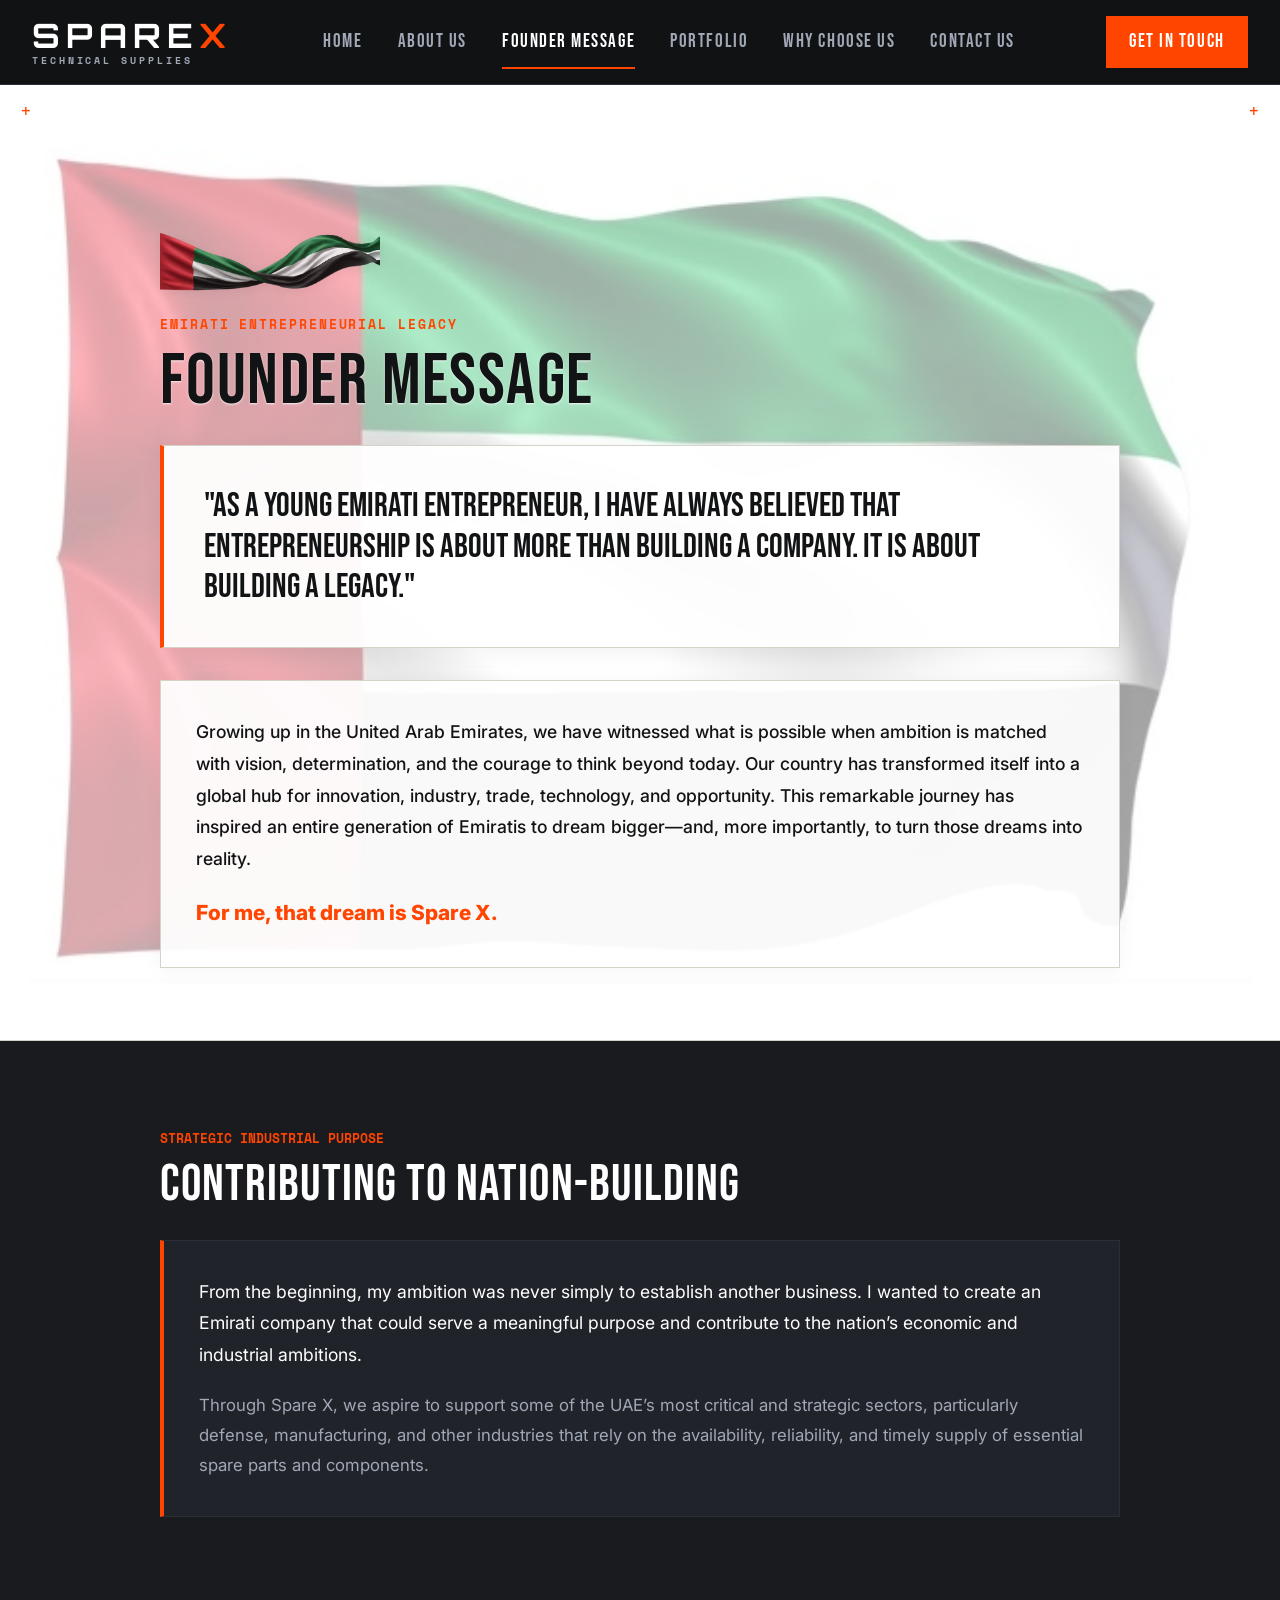
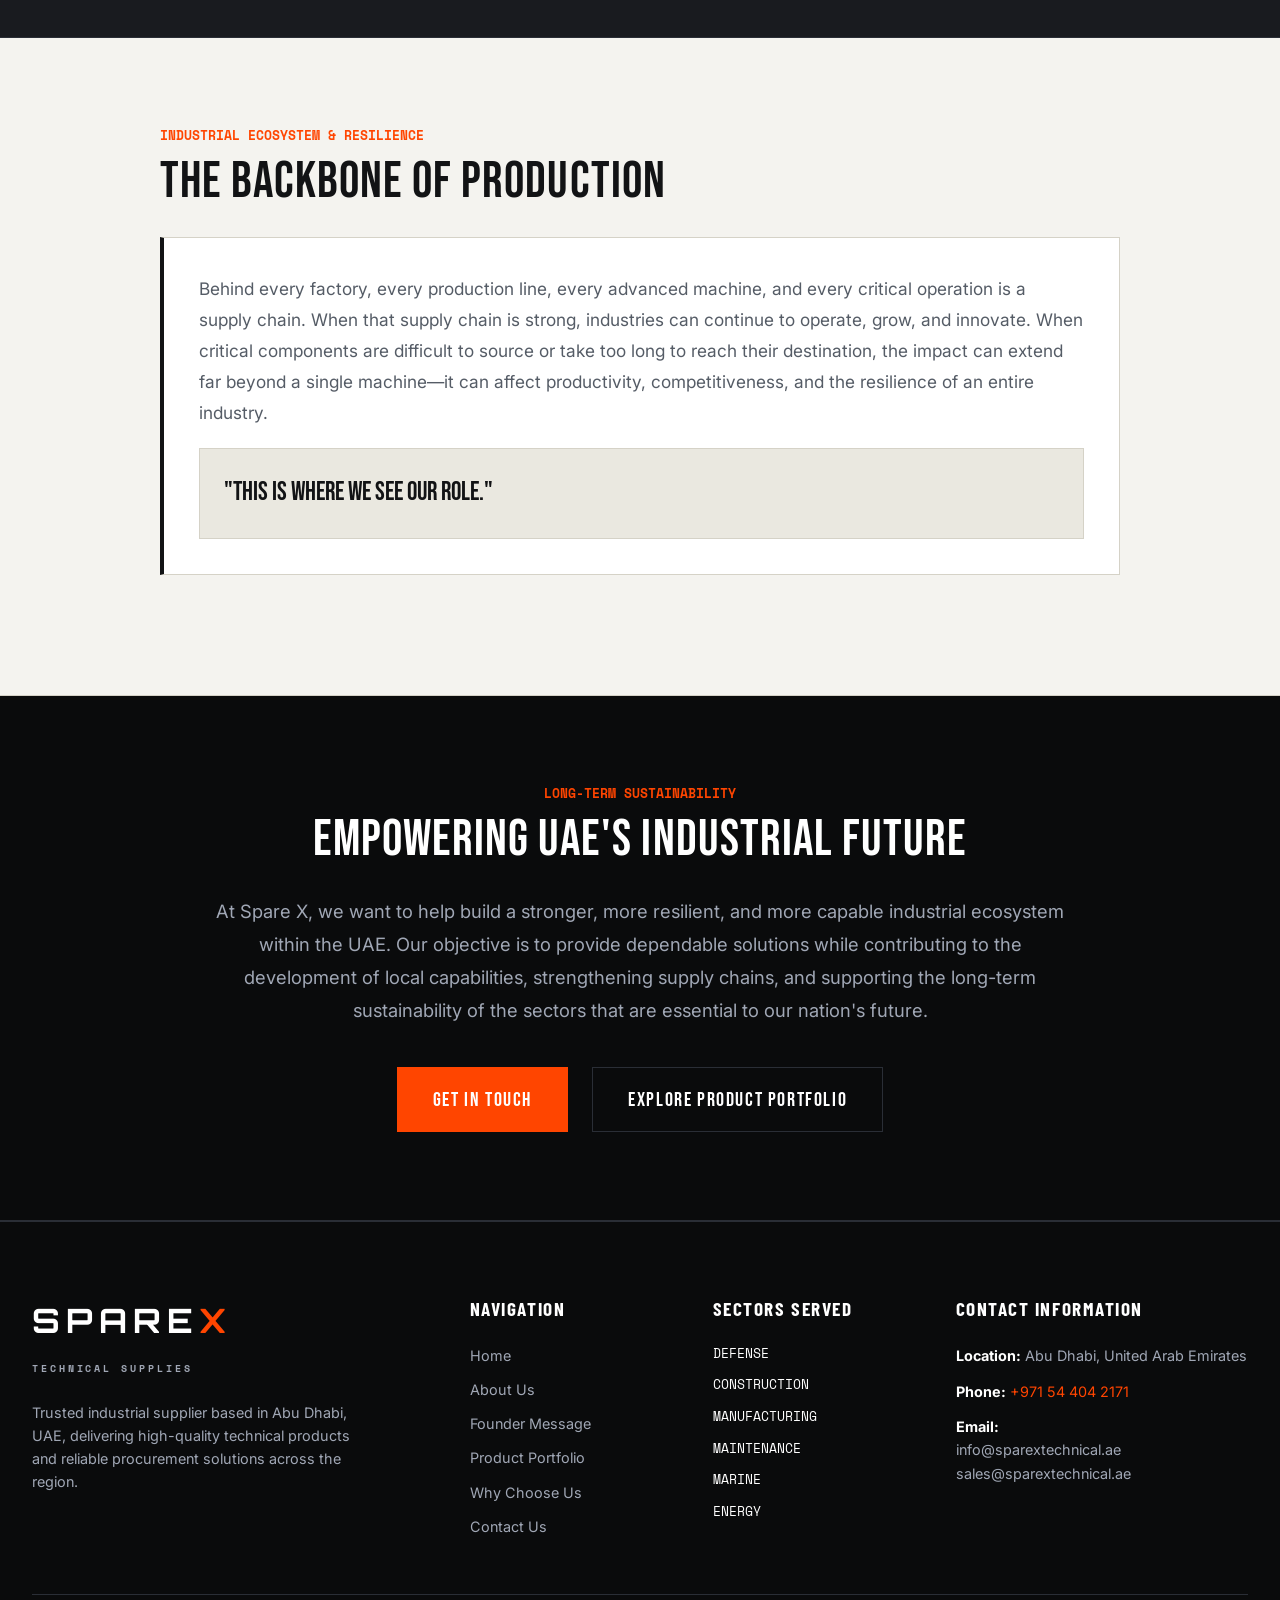
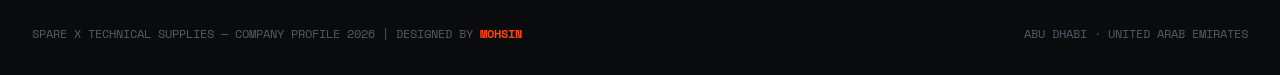
<file: founder.html>
<!DOCTYPE html>
<html lang="en">
<head>
  <meta charset="UTF-8">
  <meta name="viewport" content="width=device-width, initial-scale=1.0">
  <title>Founder Message — Spare X Technical Supplies | Abu Dhabi, UAE</title>
  <link rel="icon" type="image/svg+xml" href="favicon.svg">
  <link rel="stylesheet" href="styles.css">
</head>
<body>

  <!-- Main Navigation Header -->
  <header class="site-header">
    <div class="container">
      <a href="index.html" class="brand-logo">
        <div class="brand-logo-main">SPARE<span class="x-mark">X</span></div>
        <div class="brand-logo-sub">TECHNICAL SUPPLIES</div>
      </a>

      <nav class="nav-menu" id="navMenu">
        <a href="index.html" class="nav-link">HOME</a>
        <a href="about.html" class="nav-link">ABOUT US</a>
        <a href="founder.html" class="nav-link active">FOUNDER MESSAGE</a>
        <a href="portfolio.html" class="nav-link">PORTFOLIO</a>
        <a href="why-us.html" class="nav-link">WHY CHOOSE US</a>
        <a href="contact.html" class="nav-link">CONTACT US</a>
      </nav>

      <div style="display: flex; align-items: center; gap: 1rem;">
        <a href="contact.html" class="nav-cta">GET IN TOUCH</a>
        <div class="mobile-toggle" id="mobileToggle">
          <span></span><span></span><span></span>
        </div>
      </div>
    </div>
  </header>

  <!-- SECTION 1: THE VISION & LEGACY (Hero Banner with Waving UAE Flag Background & Silk Ribbon Accent) -->
  <section class="section section-founder-hero technical-corner technical-corner--top-left technical-corner--top-right">
    <div class="container">
      <div style="max-width: 960px; margin: 0 auto; position: relative; z-index: 1;">
        
        <!-- UAE Silk Ribbon Image replacing old line -->
        <div class="uae-ribbon-wrapper">
          <img src="uae-flag-ribbon.png" alt="UAE Flag Ribbon" class="uae-ribbon-img" />
        </div>

        <div style="font-family: var(--font-mono); font-size: 0.8rem; color: var(--orange); letter-spacing: 0.15em; font-weight: 700; margin-bottom: 0.8rem; text-transform: uppercase;">
          EMIRATI ENTREPRENEURIAL LEGACY
        </div>
        <h1 class="heading-xl" style="color: #121315; margin-bottom: 1.8rem; text-shadow: 0 1px 2px rgba(255,255,255,0.8);">FOUNDER MESSAGE</h1>

        <!-- High contrast quote box allowing background flag to show around while maintaining sharp black text -->
        <div style="background-color: rgba(255, 255, 255, 0.94); border: 1px solid var(--border-light); border-left: 4px solid var(--orange); padding: 2.5rem; margin-bottom: 2rem; box-shadow: 0 4px 20px rgba(0,0,0,0.06);">
          <p style="font-family: var(--font-heading); font-size: 2.1rem; font-weight: 400; color: #121315; line-height: 1.2; margin: 0;">
            "As a young Emirati entrepreneur, I have always believed that entrepreneurship is about more than building a company. It is about building a legacy."
          </p>
        </div>

        <div style="background-color: rgba(255, 255, 255, 0.93); border: 1px solid var(--border-light); padding: 2.2rem; color: #121315; font-size: 1.1rem; line-height: 1.8; box-shadow: 0 4px 20px rgba(0,0,0,0.04);">
          <p style="margin-bottom: 1.2rem; font-weight: 500;">
            Growing up in the United Arab Emirates, we have witnessed what is possible when ambition is matched with vision, determination, and the courage to think beyond today. Our country has transformed itself into a global hub for innovation, industry, trade, technology, and opportunity. This remarkable journey has inspired an entire generation of Emiratis to dream bigger—and, more importantly, to turn those dreams into reality.
          </p>
          <p style="font-weight: 800; color: var(--orange); font-size: 1.3rem; margin: 0;">
            For me, that dream is Spare X.
          </p>
        </div>

      </div>
    </div>
  </section>

  <!-- SECTION 2: PURPOSE & NATIONAL ALIGNMENT (Dark Surface Theme) -->
  <section class="section section-dark-surface">
    <div class="container">
      <div style="max-width: 960px; margin: 0 auto;">
        <div style="font-family: var(--font-mono); font-size: 0.8rem; color: var(--orange); font-weight: 700; text-transform: uppercase; margin-bottom: 0.6rem;">
          STRATEGIC INDUSTRIAL PURPOSE
        </div>
        <h2 class="heading-lg" style="color: var(--text-white); margin-bottom: 1.8rem;">CONTRIBUTING TO NATION-BUILDING</h2>

        <div class="card-dark" style="border-left: 4px solid var(--orange); margin-bottom: 2rem;">
          <p style="color: var(--text-white); font-size: 1.1rem; line-height: 1.8; margin-bottom: 1.2rem;">
            From the beginning, my ambition was never simply to establish another business. I wanted to create an Emirati company that could serve a meaningful purpose and contribute to the nation’s economic and industrial ambitions.
          </p>
          <p style="color: var(--text-gray-light); font-size: 1.05rem; line-height: 1.8; margin: 0;">
            Through Spare X, we aspire to support some of the UAE’s most critical and strategic sectors, particularly defense, manufacturing, and other industries that rely on the availability, reliability, and timely supply of essential spare parts and components.
          </p>
        </div>
      </div>
    </div>
  </section>

  <!-- SECTION 3: SUPPLY CHAIN RESILIENCE & IMPACT (Off-White Light Canvas) -->
  <section class="section section-light">
    <div class="container">
      <div style="max-width: 960px; margin: 0 auto;">
        <div style="font-family: var(--font-mono); font-size: 0.8rem; color: var(--orange); font-weight: 700; text-transform: uppercase; margin-bottom: 0.6rem;">
          INDUSTRIAL ECOSYSTEM & RESILIENCE
        </div>
        <h2 class="heading-lg" style="color: var(--text-dark); margin-bottom: 1.8rem;">THE BACKBONE OF PRODUCTION</h2>

        <div class="card-light" style="border-left: 4px solid var(--text-dark); margin-bottom: 2rem;">
          <p style="color: var(--text-gray-dark); font-size: 1.08rem; line-height: 1.8; margin-bottom: 1.2rem;">
            Behind every factory, every production line, every advanced machine, and every critical operation is a supply chain. When that supply chain is strong, industries can continue to operate, grow, and innovate. When critical components are difficult to source or take too long to reach their destination, the impact can extend far beyond a single machine—it can affect productivity, competitiveness, and the resilience of an entire industry.
          </p>
          <div style="background-color: var(--bg-light-surface); border: 1px solid var(--border-light); padding: 1.5rem; font-family: var(--font-heading); font-size: 1.6rem; color: var(--text-dark);">
            "This is where we see our role."
          </div>
        </div>
      </div>
    </div>
  </section>

  <!-- SECTION 4: BUILDING LOCAL CAPABILITIES & FUTURE (Dark Industrial Theme) -->
  <section class="section section-dark" style="background-color: #0A0B0C;">
    <div class="container">
      <div style="max-width: 960px; margin: 0 auto; text-align: center;">
        <div style="font-family: var(--font-mono); font-size: 0.8rem; color: var(--orange); font-weight: 700; text-transform: uppercase; margin-bottom: 0.6rem;">
          LONG-TERM SUSTAINABILITY
        </div>
        <h2 class="heading-lg" style="color: var(--text-white); margin-bottom: 1.8rem;">EMPOWERING UAE'S INDUSTRIAL FUTURE</h2>

        <p style="color: var(--text-gray-light); font-size: 1.15rem; line-height: 1.8; margin-bottom: 2.5rem; max-width: 850px; margin-left: auto; margin-right: auto;">
          At Spare X, we want to help build a stronger, more resilient, and more capable industrial ecosystem within the UAE. Our objective is to provide dependable solutions while contributing to the development of local capabilities, strengthening supply chains, and supporting the long-term sustainability of the sectors that are essential to our nation's future.
        </p>

        <div style="display: flex; justify-content: center; gap: 1.5rem; flex-wrap: wrap;">
          <a href="contact.html" class="btn-primary">GET IN TOUCH</a>
          <a href="portfolio.html" class="btn-secondary-dark">EXPLORE PRODUCT PORTFOLIO</a>
        </div>
      </div>
    </div>
  </section>

  <!-- MAIN FOOTER -->
  <footer class="site-footer">
    <div class="container">
      <div class="footer-top">
        <div>
          <div class="brand-logo-main" style="margin-bottom: 0.8rem;">SPARE<span class="x-mark">X</span></div>
          <div class="brand-logo-sub" style="margin-bottom: 1.5rem;">TECHNICAL SUPPLIES</div>
          <p style="color: var(--text-gray-light); font-size: 0.9rem; max-width: 340px; line-height: 1.6;">
            Trusted industrial supplier based in Abu Dhabi, UAE, delivering high-quality technical products and reliable procurement solutions across the region.
          </p>
        </div>

        <div>
          <h4 class="footer-title">NAVIGATION</h4>
          <ul class="footer-links">
            <li><a href="index.html">Home</a></li>
            <li><a href="about.html">About Us</a></li>
            <li><a href="founder.html">Founder Message</a></li>
            <li><a href="portfolio.html">Product Portfolio</a></li>
            <li><a href="why-us.html">Why Choose Us</a></li>
            <li><a href="contact.html">Contact Us</a></li>
          </ul>
        </div>

        <div>
          <h4 class="footer-title">SECTORS SERVED</h4>
          <ul class="footer-links" style="font-family: var(--font-mono); font-size: 0.8rem;">
            <li>DEFENSE</li>
            <li>CONSTRUCTION</li>
            <li>MANUFACTURING</li>
            <li>MAINTENANCE</li>
            <li>MARINE</li>
            <li>ENERGY</li>
          </ul>
        </div>

        <div>
          <h4 class="footer-title">CONTACT INFORMATION</h4>
          <div style="display: flex; flex-direction: column; gap: 0.8rem; font-size: 0.9rem; color: var(--text-gray-light);">
            <p><strong style="color: var(--text-white);">Location:</strong> Abu Dhabi, United Arab Emirates</p>
            <p><strong style="color: var(--text-white);">Phone:</strong> <a href="tel:+971544042171" style="color: var(--orange);">+971 54 404 2171</a></p>
            <p><strong style="color: var(--text-white);">Email:</strong><br>
              <a href="mailto:info@sparextechnical.ae">info@sparextechnical.ae</a><br>
              <a href="mailto:sales@sparextechnical.ae">sales@sparextechnical.ae</a>
            </p>
          </div>
        </div>
      </div>

      <div class="footer-bottom">
        <div>SPARE X TECHNICAL SUPPLIES — COMPANY PROFILE 2026 | Designed by <a href="https://wa.me/923014365045?text=I%20am%20coming%20from%20Sparex%20website%2C%20I%20need%20to..." target="_blank" style="color: var(--orange); font-weight: 700;">Mohsin</a></div>
        <div>ABU DHABI · UNITED ARAB EMIRATES</div>
      </div>
    </div>
  </footer>

  <script src="main.js"></script>
</body>
</html>
</file>
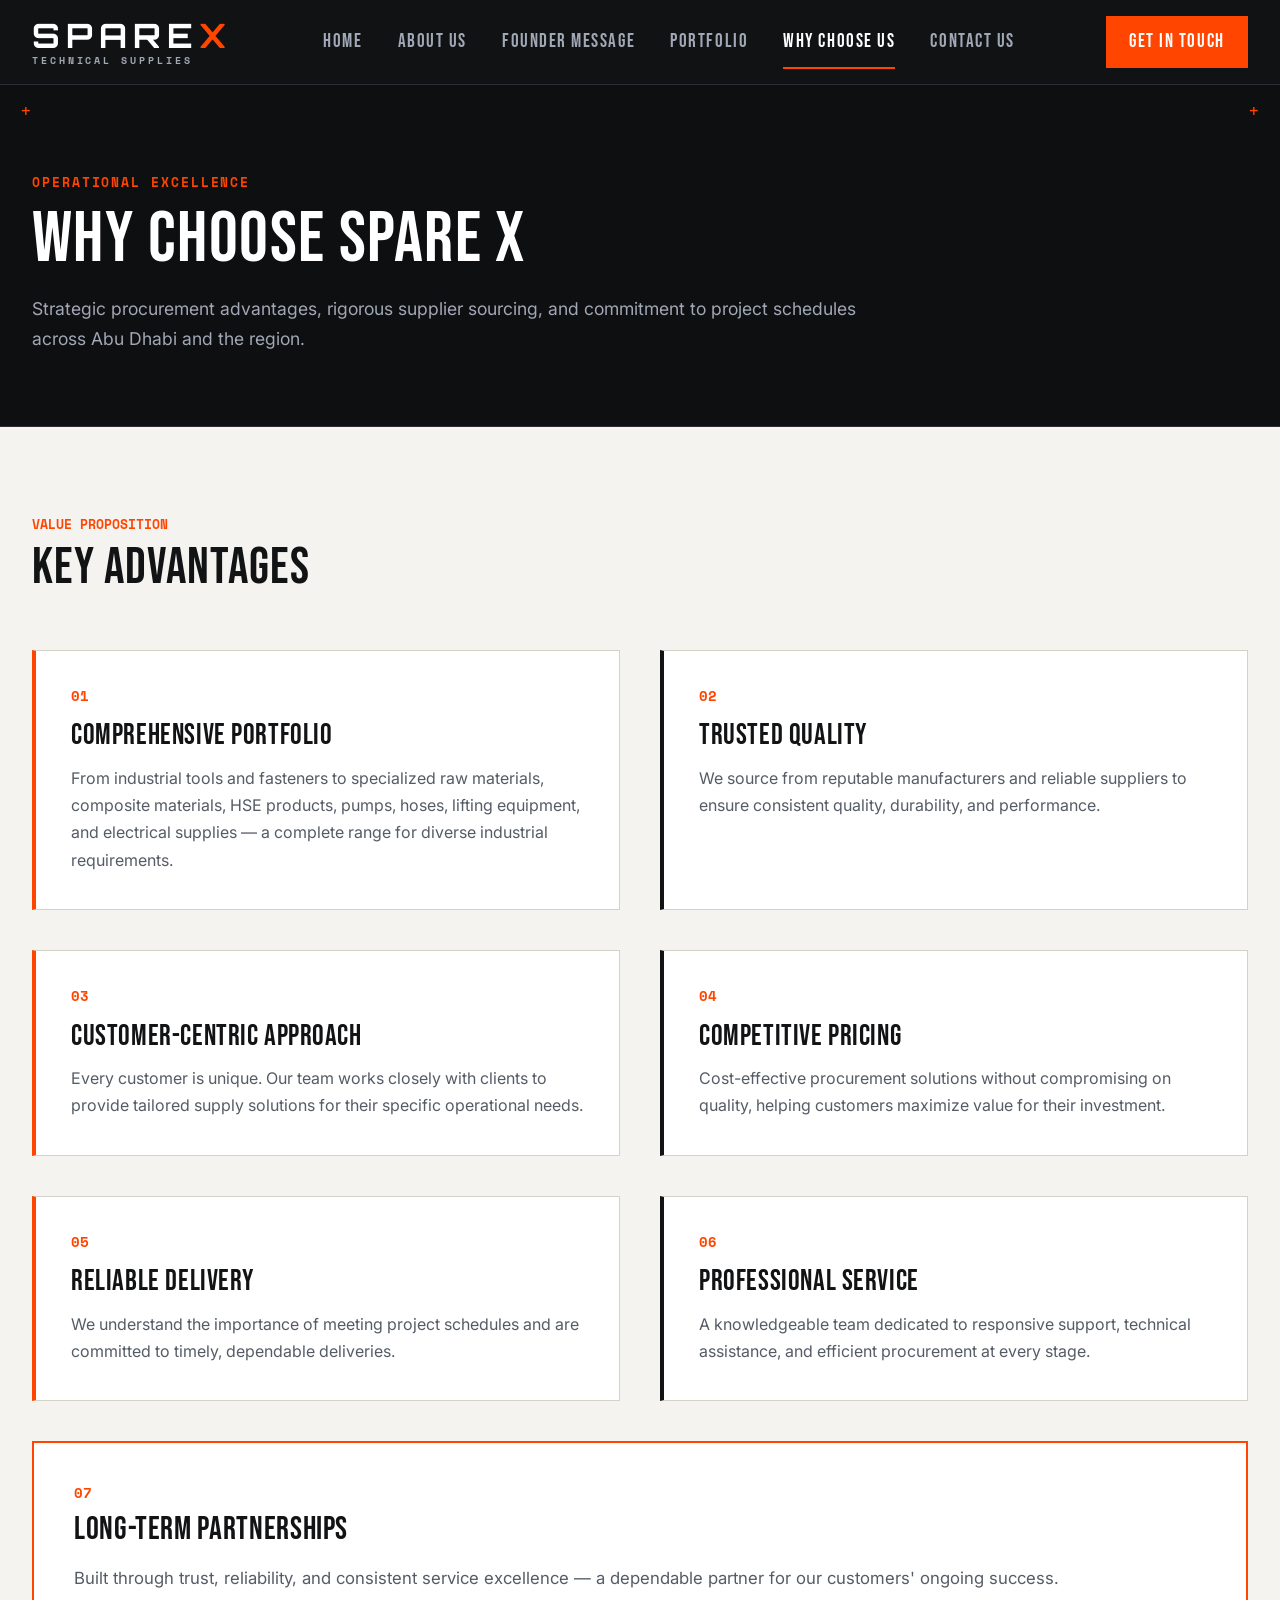
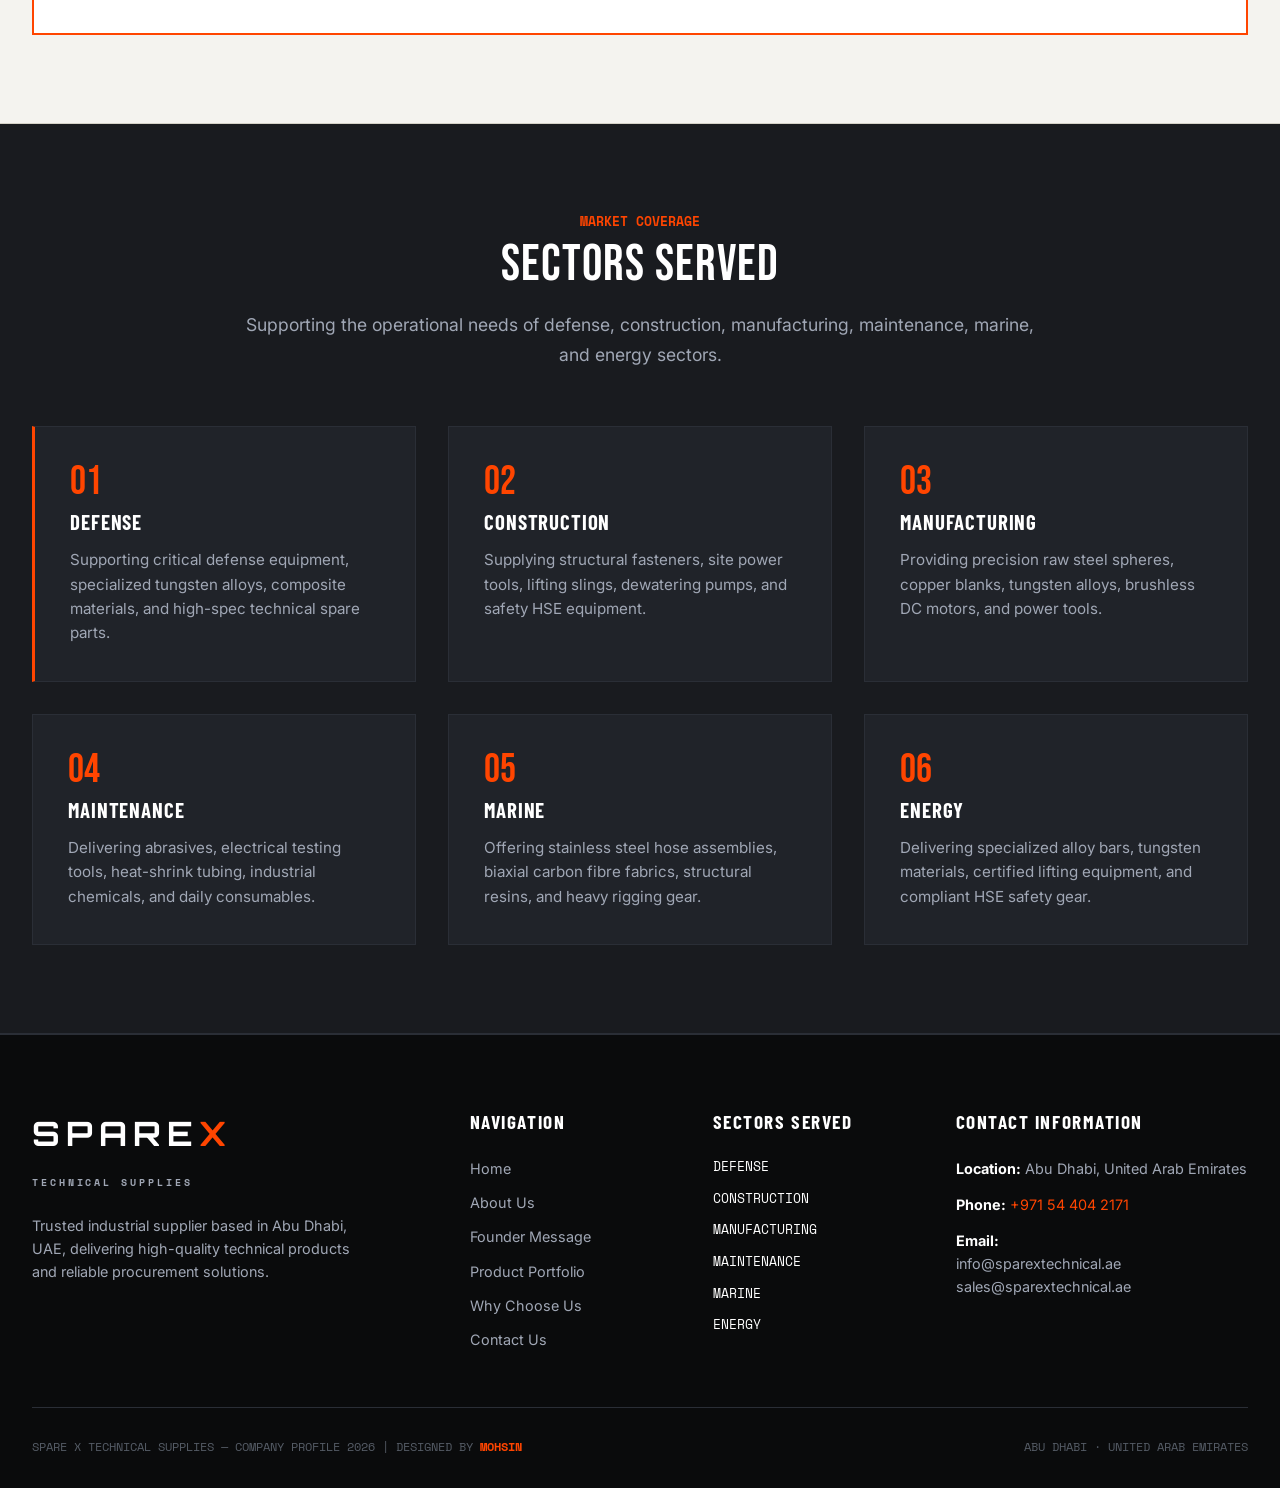
<file: why-us.html>
<!DOCTYPE html>
<html lang="en">
<head>
  <meta charset="UTF-8">
  <meta name="viewport" content="width=device-width, initial-scale=1.0">
  <title>Why Choose Spare X — Technical Procurement Advantages | Abu Dhabi, UAE</title>
  <link rel="icon" type="image/svg+xml" href="favicon.svg">
  <link rel="stylesheet" href="styles.css">
</head>
<body>

  <!-- Main Navigation Header -->
  <header class="site-header">
    <div class="container">
      <a href="index.html" class="brand-logo">
        <div class="brand-logo-main">SPARE<span class="x-mark">X</span></div>
        <div class="brand-logo-sub">TECHNICAL SUPPLIES</div>
      </a>

      <nav class="nav-menu" id="navMenu">
        <a href="index.html" class="nav-link">HOME</a>
        <a href="about.html" class="nav-link">ABOUT US</a>
        <a href="founder.html" class="nav-link">FOUNDER MESSAGE</a>
        <a href="portfolio.html" class="nav-link">PORTFOLIO</a>
        <a href="why-us.html" class="nav-link active">WHY CHOOSE US</a>
        <a href="contact.html" class="nav-link">CONTACT US</a>
      </nav>

      <div style="display: flex; align-items: center; gap: 1rem;">
        <a href="contact.html" class="nav-cta">GET IN TOUCH</a>
        <div class="mobile-toggle" id="mobileToggle">
          <span></span><span></span><span></span>
        </div>
      </div>
    </div>
  </header>

  <!-- PAGE HEADER (Dark Technical Banner) -->
  <section class="section section-dark technical-corner technical-corner--top-left technical-corner--top-right" style="padding: 5.5rem 0 4.5rem; background-color: #0E0F11;">
    <div class="container">
      <div style="font-family: var(--font-mono); font-size: 0.8rem; color: var(--orange); letter-spacing: 0.15em; font-weight: 700; margin-bottom: 0.8rem; text-transform: uppercase;">
        OPERATIONAL EXCELLENCE
      </div>
      <h1 class="heading-xl">WHY CHOOSE SPARE X</h1>
      <p class="lead-text" style="color: var(--text-gray-light); max-width: 850px;">
        Strategic procurement advantages, rigorous supplier sourcing, and commitment to project schedules across Abu Dhabi and the region.
      </p>
    </div>
  </section>

  <!-- 7 CORE PILLARS GRID (Off-White Light Canvas - PDF page 6) -->
  <section class="section section-light">
    <div class="container">
      <div style="margin-bottom: 3.5rem;">
        <div style="font-family: var(--font-mono); font-size: 0.8rem; color: var(--orange); font-weight: 700; text-transform: uppercase; margin-bottom: 0.4rem;">
          VALUE PROPOSITION
        </div>
        <h2 class="heading-lg">KEY ADVANTAGES</h2>
      </div>

      <div class="grid-2" style="gap: 2.5rem;">

        <!-- 01 Comprehensive Portfolio -->
        <div class="card-light" style="border-left: 4px solid var(--orange);">
          <div style="display: flex; justify-content: space-between; align-items: center; margin-bottom: 0.8rem;">
            <span style="font-family: var(--font-mono); color: var(--orange); font-weight: 700; font-size: 0.85rem;">01</span>
          </div>
          <h3 class="heading-md" style="font-size: 1.8rem; margin-bottom: 0.8rem;">COMPREHENSIVE PORTFOLIO</h3>
          <p style="color: var(--text-gray-dark); line-height: 1.7;">
            From industrial tools and fasteners to specialized raw materials, composite materials, HSE products, pumps, hoses, lifting equipment, and electrical supplies — a complete range for diverse industrial requirements.
          </p>
        </div>

        <!-- 02 Trusted Quality -->
        <div class="card-light" style="border-left: 4px solid var(--text-dark);">
          <div style="display: flex; justify-content: space-between; align-items: center; margin-bottom: 0.8rem;">
            <span style="font-family: var(--font-mono); color: var(--orange); font-weight: 700; font-size: 0.85rem;">02</span>
          </div>
          <h3 class="heading-md" style="font-size: 1.8rem; margin-bottom: 0.8rem;">TRUSTED QUALITY</h3>
          <p style="color: var(--text-gray-dark); line-height: 1.7;">
            We source from reputable manufacturers and reliable suppliers to ensure consistent quality, durability, and performance.
          </p>
        </div>

        <!-- 03 Customer-Centric Approach -->
        <div class="card-light" style="border-left: 4px solid var(--orange);">
          <div style="display: flex; justify-content: space-between; align-items: center; margin-bottom: 0.8rem;">
            <span style="font-family: var(--font-mono); color: var(--orange); font-weight: 700; font-size: 0.85rem;">03</span>
          </div>
          <h3 class="heading-md" style="font-size: 1.8rem; margin-bottom: 0.8rem;">CUSTOMER-CENTRIC APPROACH</h3>
          <p style="color: var(--text-gray-dark); line-height: 1.7;">
            Every customer is unique. Our team works closely with clients to provide tailored supply solutions for their specific operational needs.
          </p>
        </div>

        <!-- 04 Competitive Pricing -->
        <div class="card-light" style="border-left: 4px solid var(--text-dark);">
          <div style="display: flex; justify-content: space-between; align-items: center; margin-bottom: 0.8rem;">
            <span style="font-family: var(--font-mono); color: var(--orange); font-weight: 700; font-size: 0.85rem;">04</span>
          </div>
          <h3 class="heading-md" style="font-size: 1.8rem; margin-bottom: 0.8rem;">COMPETITIVE PRICING</h3>
          <p style="color: var(--text-gray-dark); line-height: 1.7;">
            Cost-effective procurement solutions without compromising on quality, helping customers maximize value for their investment.
          </p>
        </div>

        <!-- 05 Reliable Delivery -->
        <div class="card-light" style="border-left: 4px solid var(--orange);">
          <div style="display: flex; justify-content: space-between; align-items: center; margin-bottom: 0.8rem;">
            <span style="font-family: var(--font-mono); color: var(--orange); font-weight: 700; font-size: 0.85rem;">05</span>
          </div>
          <h3 class="heading-md" style="font-size: 1.8rem; margin-bottom: 0.8rem;">RELIABLE DELIVERY</h3>
          <p style="color: var(--text-gray-dark); line-height: 1.7;">
            We understand the importance of meeting project schedules and are committed to timely, dependable deliveries.
          </p>
        </div>

        <!-- 06 Professional Service -->
        <div class="card-light" style="border-left: 4px solid var(--text-dark);">
          <div style="display: flex; justify-content: space-between; align-items: center; margin-bottom: 0.8rem;">
            <span style="font-family: var(--font-mono); color: var(--orange); font-weight: 700; font-size: 0.85rem;">06</span>
          </div>
          <h3 class="heading-md" style="font-size: 1.8rem; margin-bottom: 0.8rem;">PROFESSIONAL SERVICE</h3>
          <p style="color: var(--text-gray-dark); line-height: 1.7;">
            A knowledgeable team dedicated to responsive support, technical assistance, and efficient procurement at every stage.
          </p>
        </div>

      </div>

      <!-- 07 Long-Term Partnerships -->
      <div style="margin-top: 2.5rem; background-color: var(--bg-light-card); border: 2px solid var(--orange); padding: 2.5rem;">
        <div style="font-family: var(--font-mono); color: var(--orange); font-weight: 700; font-size: 0.85rem; margin-bottom: 0.4rem;">07</div>
        <h3 class="heading-md" style="font-size: 2rem; margin-bottom: 1rem;">LONG-TERM PARTNERSHIPS</h3>
        <p style="color: var(--text-gray-dark); line-height: 1.8; font-size: 1.05rem;">
          Built through trust, reliability, and consistent service excellence — a dependable partner for our customers' ongoing success.
        </p>
      </div>
    </div>
  </section>

  <!-- SECTORS SERVED SECTION (Dark Surface Theme) -->
  <section class="section section-dark-surface">
    <div class="container">
      <div style="text-align: center; max-width: 800px; margin: 0 auto 3.5rem;">
        <div style="font-family: var(--font-mono); font-size: 0.8rem; color: var(--orange); font-weight: 700; text-transform: uppercase; margin-bottom: 0.4rem;">
          MARKET COVERAGE
        </div>
        <h2 class="heading-lg">SECTORS SERVED</h2>
        <p class="lead-text" style="color: var(--text-gray-light);">
          Supporting the operational needs of defense, construction, manufacturing, maintenance, marine, and energy sectors.
        </p>
      </div>

      <div class="grid-3">
        <div class="card-dark" style="border-left: 3px solid var(--orange);">
          <div style="font-family: var(--font-heading); font-size: 2.5rem; color: var(--orange); margin-bottom: 0.2rem; line-height: 1;">01</div>
          <h3 class="heading-sm" style="color: var(--text-white); font-size: 1.3rem; margin-bottom: 0.6rem;">DEFENSE</h3>
          <p style="color: var(--text-gray-light); font-size: 0.95rem; line-height: 1.6;">
            Supporting critical defense equipment, specialized tungsten alloys, composite materials, and high-spec technical spare parts.
          </p>
        </div>

        <div class="card-dark">
          <div style="font-family: var(--font-heading); font-size: 2.5rem; color: var(--orange); margin-bottom: 0.2rem; line-height: 1;">02</div>
          <h3 class="heading-sm" style="color: var(--text-white); font-size: 1.3rem; margin-bottom: 0.6rem;">CONSTRUCTION</h3>
          <p style="color: var(--text-gray-light); font-size: 0.95rem; line-height: 1.6;">
            Supplying structural fasteners, site power tools, lifting slings, dewatering pumps, and safety HSE equipment.
          </p>
        </div>

        <div class="card-dark">
          <div style="font-family: var(--font-heading); font-size: 2.5rem; color: var(--orange); margin-bottom: 0.2rem; line-height: 1;">03</div>
          <h3 class="heading-sm" style="color: var(--text-white); font-size: 1.3rem; margin-bottom: 0.6rem;">MANUFACTURING</h3>
          <p style="color: var(--text-gray-light); font-size: 0.95rem; line-height: 1.6;">
            Providing precision raw steel spheres, copper blanks, tungsten alloys, brushless DC motors, and power tools.
          </p>
        </div>

        <div class="card-dark">
          <div style="font-family: var(--font-heading); font-size: 2.5rem; color: var(--orange); margin-bottom: 0.2rem; line-height: 1;">04</div>
          <h3 class="heading-sm" style="color: var(--text-white); font-size: 1.3rem; margin-bottom: 0.6rem;">MAINTENANCE</h3>
          <p style="color: var(--text-gray-light); font-size: 0.95rem; line-height: 1.6;">
            Delivering abrasives, electrical testing tools, heat-shrink tubing, industrial chemicals, and daily consumables.
          </p>
        </div>

        <div class="card-dark">
          <div style="font-family: var(--font-heading); font-size: 2.5rem; color: var(--orange); margin-bottom: 0.2rem; line-height: 1;">05</div>
          <h3 class="heading-sm" style="color: var(--text-white); font-size: 1.3rem; margin-bottom: 0.6rem;">MARINE</h3>
          <p style="color: var(--text-gray-light); font-size: 0.95rem; line-height: 1.6;">
            Offering stainless steel hose assemblies, biaxial carbon fibre fabrics, structural resins, and heavy rigging gear.
          </p>
        </div>

        <div class="card-dark">
          <div style="font-family: var(--font-heading); font-size: 2.5rem; color: var(--orange); margin-bottom: 0.2rem; line-height: 1;">06</div>
          <h3 class="heading-sm" style="color: var(--text-white); font-size: 1.3rem; margin-bottom: 0.6rem;">ENERGY</h3>
          <p style="color: var(--text-gray-light); font-size: 0.95rem; line-height: 1.6;">
            Delivering specialized alloy bars, tungsten materials, certified lifting equipment, and compliant HSE safety gear.
          </p>
        </div>
      </div>
    </div>
  </section>

  <!-- MAIN FOOTER -->
  <footer class="site-footer">
    <div class="container">
      <div class="footer-top">
        <div>
          <div class="brand-logo-main" style="margin-bottom: 0.8rem;">SPARE<span class="x-mark">X</span></div>
          <div class="brand-logo-sub" style="margin-bottom: 1.5rem;">TECHNICAL SUPPLIES</div>
          <p style="color: var(--text-gray-light); font-size: 0.9rem; max-width: 340px; line-height: 1.6;">
            Trusted industrial supplier based in Abu Dhabi, UAE, delivering high-quality technical products and reliable procurement solutions.
          </p>
        </div>

        <div>
          <h4 class="footer-title">NAVIGATION</h4>
          <ul class="footer-links">
            <li><a href="index.html">Home</a></li>
            <li><a href="about.html">About Us</a></li>
            <li><a href="founder.html">Founder Message</a></li>
            <li><a href="portfolio.html">Product Portfolio</a></li>
            <li><a href="why-us.html">Why Choose Us</a></li>
            <li><a href="contact.html">Contact Us</a></li>
          </ul>
        </div>

        <div>
          <h4 class="footer-title">SECTORS SERVED</h4>
          <ul class="footer-links" style="font-family: var(--font-mono); font-size: 0.8rem;">
            <li>DEFENSE</li>
            <li>CONSTRUCTION</li>
            <li>MANUFACTURING</li>
            <li>MAINTENANCE</li>
            <li>MARINE</li>
            <li>ENERGY</li>
          </ul>
        </div>

        <div>
          <h4 class="footer-title">CONTACT INFORMATION</h4>
          <div style="display: flex; flex-direction: column; gap: 0.8rem; font-size: 0.9rem; color: var(--text-gray-light);">
            <p><strong style="color: var(--text-white);">Location:</strong> Abu Dhabi, United Arab Emirates</p>
            <p><strong style="color: var(--text-white);">Phone:</strong> <a href="tel:+971544042171" style="color: var(--orange);">+971 54 404 2171</a></p>
            <p><strong style="color: var(--text-white);">Email:</strong><br>
              <a href="mailto:info@sparextechnical.ae">info@sparextechnical.ae</a><br>
              <a href="mailto:sales@sparextechnical.ae">sales@sparextechnical.ae</a>
            </p>
          </div>
        </div>
      </div>

      <div class="footer-bottom">
        <div>SPARE X TECHNICAL SUPPLIES — COMPANY PROFILE 2026 | Designed by <a href="https://wa.me/923014365045?text=I%20am%20coming%20from%20Sparex%20website%2C%20I%20need%20to..." target="_blank" style="color: var(--orange); font-weight: 700;">Mohsin</a></div>
        <div>ABU DHABI · UNITED ARAB EMIRATES</div>
      </div>
    </div>
  </footer>

  <script src="main.js"></script>
</body>
</html>
</file>
<file: styles.css>
/* 
   SPARE X TECHNICAL SUPPLIES - ULTIMATE INDUSTRIAL WEB SYSTEM
   Location: Abu Dhabi, United Arab Emirates
   Design System: Architectural Swiss / High Contrast Monochrome + Safety Orange (#FF4500)
   Fonts: Technovier Regular (Logo), Bebas Neue (PDF Headings), Barlow Condensed, Inter (Clean Body)
   Optimization: Pixel-Perfect Viewport Scaled Mobile Responsiveness & Embedded Product Gallery
   Rules: Strictly NO gradients, NO glow effects. Pure solid contrast & precision grid alignment.
*/

@import url('https://fonts.googleapis.com/css2?family=Barlow+Condensed:wght@600;700;800;900&family=Bebas+Neue&family=Chakra+Petch:wght@700&family=Inter:wght@300;400;500;600;700&family=Orbitron:wght@800;900&family=Space+Mono:wght@400;700&display=swap');

@font-face {
  font-family: 'Technovier';
  src: local('Technovier Regular'), local('Technovier-Regular'), local('Technovier');
  font-weight: 400;
  font-style: normal;
  font-display: swap;
}

:root {
  --bg-dark: #121315;
  --bg-dark-surface: #191B1F;
  --bg-dark-card: #202329;
  --bg-light: #F4F3EF;
  --bg-light-surface: #EAE8E0;
  --bg-light-card: #FFFFFF;
  
  --orange: #FF4500;
  --orange-dark: #D93B00;

  --text-white: #FFFFFF;
  --text-dark: #121315;
  --text-gray-light: #A0A7B5;
  --text-gray-dark: #555C66;
  
  --border-dark: #2A2E36;
  --border-light: #D5D2C7;
  
  --font-logo: 'Technovier', 'Technovier Regular', 'Orbitron', 'Chakra Petch', -apple-system, sans-serif;
  --font-heading: 'Bebas Neue', 'Barlow Condensed', sans-serif;
  --font-body: 'Inter', -apple-system, sans-serif;
  --font-mono: 'Space Mono', monospace;
  
  --container-width: 1280px;
  --header-height: 85px;
  --transition-fast: 0.2s cubic-bezier(0.16, 1, 0.3, 1);
  --transition-smooth: 0.35s cubic-bezier(0.16, 1, 0.3, 1);
}

/* Reset & Base Setup */
*, *::before, *::after {
  box-sizing: border-box;
  margin: 0;
  padding: 0;
}

html {
  font-size: 16px;
  scroll-behavior: smooth;
  background-color: var(--bg-dark);
  color: var(--text-white);
  font-family: var(--font-body);
  -webkit-font-smoothing: antialiased;
  -webkit-text-size-adjust: 100%;
}

body {
  overflow-x: hidden;
  line-height: 1.6;
  width: 100%;
  min-height: 100vh;
}

a {
  color: inherit;
  text-decoration: none;
  transition: color var(--transition-fast);
}

ul {
  list-style: none;
}

img, svg {
  display: block;
  max-width: 100%;
  height: auto;
}

button, input, textarea, select {
  font-family: inherit;
  font-size: inherit;
  color: inherit;
  border: none;
  outline: none;
  background: none;
}

.container {
  width: 100%;
  max-width: var(--container-width);
  margin: 0 auto;
  padding: 0 2rem;
  position: relative;
  z-index: 1;
}

/* Technical Corner Mark Decoration */
.technical-corner {
  position: relative;
}

.technical-corner::before,
.technical-corner::after {
  content: "+";
  position: absolute;
  font-family: var(--font-mono);
  font-size: 1.2rem;
  color: var(--orange);
  line-height: 1;
  pointer-events: none;
  z-index: 2;
}

.technical-corner--top-left::before { top: 16px; left: 20px; }
.technical-corner--top-right::after { top: 16px; right: 20px; }

/* Main Site Navigation Header */
.site-header {
  position: sticky;
  top: 0;
  z-index: 1000;
  background-color: rgba(18, 19, 21, 0.98);
  backdrop-filter: blur(8px);
  border-bottom: 1px solid var(--border-dark);
  height: var(--header-height);
  display: flex;
  align-items: center;
}

.site-header .container {
  display: flex;
  justify-content: space-between;
  align-items: center;
  width: 100%;
}

/* Brand Logo */
.brand-logo {
  display: flex;
  flex-direction: column;
  line-height: 1;
  flex-shrink: 0;
}

.brand-logo-main {
  font-family: 'Technovier', 'Technovier Regular', 'Orbitron', 'Chakra Petch', sans-serif;
  font-size: 2.1rem;
  font-weight: 700;
  letter-spacing: 0.18em;
  text-transform: uppercase;
  color: var(--text-white);
  display: flex;
  align-items: center;
}

.brand-logo-main .x-mark {
  color: var(--orange);
}

.brand-logo-sub {
  font-family: var(--font-mono);
  font-size: 0.65rem;
  font-weight: 700;
  letter-spacing: 0.28em;
  color: var(--text-gray-light);
  text-transform: uppercase;
  margin-top: 3px;
}

/* Nav Menu */
.nav-menu {
  display: flex;
  align-items: center;
  gap: 2.2rem;
}

.nav-link {
  font-family: var(--font-heading);
  font-size: 1.2rem;
  font-weight: 400;
  letter-spacing: 0.08em;
  text-transform: uppercase;
  color: var(--text-gray-light);
  padding: 0.5rem 0;
  position: relative;
  white-space: nowrap;
}

.nav-link:hover,
.nav-link.active {
  color: var(--text-white);
}

.nav-link.active::after {
  content: "";
  position: absolute;
  bottom: -4px;
  left: 0;
  width: 100%;
  height: 2px;
  background-color: var(--orange);
}

.nav-cta {
  display: inline-flex;
  align-items: center;
  justify-content: center;
  padding: 0.6rem 1.4rem;
  background-color: var(--orange);
  color: var(--text-white);
  font-family: var(--font-heading);
  font-size: 1.2rem;
  font-weight: 400;
  letter-spacing: 0.08em;
  text-transform: uppercase;
  border: 1px solid var(--orange);
  transition: all var(--transition-fast);
  cursor: pointer;
  white-space: nowrap;
  flex-shrink: 0;
}

.nav-cta:hover {
  background-color: var(--orange-dark);
  border-color: var(--orange-dark);
}

/* Mobile Toggle Hamburger Icon */
.mobile-toggle {
  display: none;
  flex-direction: column;
  justify-content: center;
  align-items: center;
  gap: 5px;
  cursor: pointer;
  width: 40px;
  height: 40px;
  border: 1px solid var(--border-dark);
  background-color: rgba(255, 255, 255, 0.03);
  flex-shrink: 0;
  transition: border-color var(--transition-fast);
}

.mobile-toggle:hover {
  border-color: var(--orange);
}

.mobile-toggle span {
  width: 18px;
  height: 2px;
  background-color: var(--text-white);
  transition: all var(--transition-fast);
}

/* Section Structure: Alternating Dark & Light */
.section {
  padding: 5.5rem 0;
  position: relative;
}

.section-dark {
  background-color: var(--bg-dark);
  color: var(--text-white);
  border-bottom: 1px solid var(--border-dark);
}

.section-dark-surface {
  background-color: var(--bg-dark-surface);
  color: var(--text-white);
  border-bottom: 1px solid var(--border-dark);
}

.section-light {
  background-color: var(--bg-light);
  color: var(--text-dark);
  border-bottom: 1px solid var(--border-light);
}

.section-light-surface {
  background-color: var(--bg-light-surface);
  color: var(--text-dark);
  border-bottom: 1px solid var(--border-light);
}

/* Founder Message Top Hero Section with Vibrant Faded UAE Flag Background */
.section-founder-hero {
  background-color: #FFFFFF;
  background-image: linear-gradient(rgba(255, 255, 255, 0.60), rgba(255, 255, 255, 0.65)), url('uae-flag.jpg');
  background-size: cover;
  background-position: center;
  background-repeat: no-repeat;
  color: var(--text-dark);
  position: relative;
  border-bottom: 1px solid var(--border-light);
  padding: 5.5rem 0 4.5rem;
}

/* UAE Ribbon Image Container - Sleek & Compact Size with 90% Opacity */
.uae-ribbon-wrapper {
  margin-bottom: 1.2rem;
  max-width: 220px;
}

.uae-ribbon-img {
  width: 100%;
  height: auto;
  display: block;
  opacity: 0.90;
  filter: drop-shadow(0 2px 6px rgba(0,0,0,0.06));
}

/* Product Gallery Grid Styles */
.product-gallery {
  display: grid;
  grid-template-columns: repeat(auto-fill, minmax(110px, 1fr));
  gap: 0.75rem;
  margin-top: 1.2rem;
}

.product-img-card {
  background-color: #FFFFFF;
  border: 1px solid var(--border-light);
  padding: 0.4rem;
  border-radius: 2px;
  overflow: hidden;
  height: 100px;
  display: flex;
  align-items: center;
  justify-content: center;
  transition: all var(--transition-fast);
}

.card-dark .product-img-card {
  background-color: var(--bg-dark-surface);
  border-color: var(--border-dark);
}

.product-img-card img {
  max-width: 100%;
  max-height: 100%;
  object-fit: contain;
  transition: transform var(--transition-fast);
}

.product-img-card:hover img {
  transform: scale(1.08);
}

/* Headings */
.heading-xl {
  font-family: var(--font-heading);
  font-size: 4.5rem;
  font-weight: 400;
  line-height: 0.95;
  letter-spacing: 0.02em;
  text-transform: uppercase;
  margin-bottom: 1.2rem;
}

.heading-lg {
  font-family: var(--font-heading);
  font-size: 3.2rem;
  font-weight: 400;
  line-height: 1.02;
  letter-spacing: 0.02em;
  text-transform: uppercase;
  margin-bottom: 1.2rem;
}

.heading-md {
  font-family: var(--font-heading);
  font-size: 2rem;
  font-weight: 400;
  line-height: 1.1;
  letter-spacing: 0.02em;
  text-transform: uppercase;
  margin-bottom: 0.8rem;
}

.heading-sm {
  font-family: 'Barlow Condensed', sans-serif;
  font-size: 1.3rem;
  font-weight: 700;
  text-transform: uppercase;
  letter-spacing: 0.04em;
  margin-bottom: 0.5rem;
}

.lead-text {
  font-size: 1.1rem;
  font-weight: 400;
  line-height: 1.7;
}

.section-dark .lead-text {
  color: var(--text-gray-light);
}

.section-light .lead-text,
.section-founder-hero .lead-text {
  color: var(--text-gray-dark);
}

/* Grids & Cards */
.grid-2 {
  display: grid;
  grid-template-columns: repeat(2, 1fr);
  gap: 2.5rem;
}

.grid-3 {
  display: grid;
  grid-template-columns: repeat(3, 1fr);
  gap: 2rem;
}

.grid-4 {
  display: grid;
  grid-template-columns: repeat(4, 1fr);
  gap: 1.5rem;
}

.grid-span-2 {
  grid-column: span 2;
}

.card-dark {
  background-color: var(--bg-dark-card);
  border: 1px solid var(--border-dark);
  padding: 2.2rem;
  transition: border-color var(--transition-fast);
}

.card-dark:hover {
  border-color: var(--orange);
}

.card-light {
  background-color: var(--bg-light-card);
  border: 1px solid var(--border-light);
  padding: 2.2rem;
  transition: border-color var(--transition-fast);
}

.card-light:hover {
  border-color: var(--orange);
}

/* Helper Class for Mini Stats Grid */
.metrics-mini-grid {
  display: grid;
  grid-template-columns: repeat(3, 1fr);
  gap: 1rem;
  text-align: center;
}

/* Buttons */
.btn-primary {
  display: inline-flex;
  align-items: center;
  justify-content: center;
  gap: 0.6rem;
  padding: 0.95rem 2.2rem;
  background-color: var(--orange);
  color: var(--text-white);
  font-family: var(--font-heading);
  font-size: 1.25rem;
  font-weight: 400;
  letter-spacing: 0.08em;
  text-transform: uppercase;
  border: 1px solid var(--orange);
  cursor: pointer;
  transition: all var(--transition-fast);
  white-space: nowrap;
}

.btn-primary:hover {
  background-color: var(--orange-dark);
  border-color: var(--orange-dark);
}

.btn-secondary-dark {
  display: inline-flex;
  align-items: center;
  justify-content: center;
  padding: 0.95rem 2.2rem;
  background-color: transparent;
  color: var(--text-white);
  font-family: var(--font-heading);
  font-size: 1.25rem;
  font-weight: 400;
  letter-spacing: 0.08em;
  text-transform: uppercase;
  border: 1px solid var(--border-dark);
  cursor: pointer;
  transition: all var(--transition-fast);
  white-space: nowrap;
}

.btn-secondary-dark:hover {
  border-color: var(--orange);
  color: var(--orange);
}

.btn-secondary-light {
  display: inline-flex;
  align-items: center;
  justify-content: center;
  padding: 0.95rem 2.2rem;
  background-color: transparent;
  color: var(--text-dark);
  font-family: var(--font-heading);
  font-size: 1.25rem;
  font-weight: 400;
  letter-spacing: 0.08em;
  text-transform: uppercase;
  border: 1px solid var(--border-light);
  cursor: pointer;
  transition: all var(--transition-fast);
  white-space: nowrap;
}

.btn-secondary-light:hover {
  border-color: var(--orange);
  color: var(--orange);
}

/* Metrics Counter Banner */
.metrics-strip {
  background-color: #0C0D0F;
  border-top: 1px solid var(--border-dark);
  border-bottom: 1px solid var(--border-dark);
  padding: 3rem 0;
}

.metrics-grid {
  display: grid;
  grid-template-columns: repeat(3, 1fr);
  gap: 2rem;
}

.metric-item {
  border-left: 2px solid var(--orange);
  padding-left: 1.5rem;
}

.metric-number {
  font-family: var(--font-heading);
  font-size: 4rem;
  line-height: 0.9;
  color: var(--text-white);
  margin-bottom: 0.3rem;
}

.metric-label {
  font-family: var(--font-mono);
  font-size: 0.8rem;
  letter-spacing: 0.12em;
  color: var(--text-gray-light);
  text-transform: uppercase;
}

/* Portfolio Tabs */
.tab-navigation {
  display: flex;
  flex-wrap: wrap;
  gap: 0.5rem;
  margin-bottom: 2.5rem;
  border-bottom: 1px solid var(--border-dark);
  padding-bottom: 1rem;
}

.tab-btn {
  font-family: 'Barlow Condensed', sans-serif;
  font-size: 1.05rem;
  font-weight: 700;
  letter-spacing: 0.06em;
  text-transform: uppercase;
  padding: 0.6rem 1.2rem;
  border: 1px solid var(--border-dark);
  background-color: var(--bg-dark-card);
  color: var(--text-gray-light);
  cursor: pointer;
  transition: all var(--transition-fast);
  white-space: nowrap;
}

.tab-btn:hover,
.tab-btn.active {
  background-color: var(--orange);
  border-color: var(--orange);
  color: var(--text-white);
}

/* Responsive Action Row Helper */
.action-row-responsive {
  display: flex;
  gap: 1rem;
}

/* Footer Architecture */
.site-footer {
  background-color: #0A0B0C;
  color: var(--text-white);
  border-top: 1px solid var(--border-dark);
  padding: 4.5rem 0 2rem;
  font-size: 0.9rem;
}

.footer-top {
  display: grid;
  grid-template-columns: 2fr 1fr 1fr 1.5fr;
  gap: 3rem;
  margin-bottom: 3.5rem;
}

.footer-title {
  font-family: 'Barlow Condensed', sans-serif;
  font-size: 1.2rem;
  font-weight: 700;
  letter-spacing: 0.08em;
  text-transform: uppercase;
  margin-bottom: 1.2rem;
  color: var(--text-white);
}

.footer-links {
  display: flex;
  flex-direction: column;
  gap: 0.7rem;
}

.footer-links a {
  color: var(--text-gray-light);
}

.footer-links a:hover {
  color: var(--orange);
}

.footer-bottom {
  border-top: 1px solid var(--border-dark);
  padding-top: 1.8rem;
  display: flex;
  justify-content: space-between;
  align-items: center;
  font-family: var(--font-mono);
  font-size: 0.75rem;
  color: var(--text-gray-dark);
  text-transform: uppercase;
}

/* Comprehensive Pixel-Level Responsive Media Queries for Mobile & Tablet */
@media (max-width: 1024px) {
  .heading-xl { font-size: 3.5rem; }
  .heading-lg { font-size: 2.5rem; }
  .grid-4 { grid-template-columns: repeat(2, 1fr); }
  .grid-3 { grid-template-columns: repeat(2, 1fr); }
  .footer-top { grid-template-columns: repeat(2, 1fr); }
}

@media (max-width: 768px) {
  .container {
    padding: 0 1.25rem !important;
  }

  .section {
    padding: 3.25rem 0 !important;
  }

  .section-founder-hero {
    padding: 3.5rem 0 2.8rem !important;
  }

  .uae-ribbon-wrapper {
    max-width: 160px !important;
    margin-bottom: 1rem !important;
  }

  .product-gallery {
    grid-template-columns: repeat(auto-fill, minmax(90px, 1fr)) !important;
    gap: 0.5rem !important;
  }
  
  .product-img-card {
    height: 80px !important;
  }

  .technical-corner--top-left::before { top: 10px; left: 12px; }
  .technical-corner--top-right::after { top: 10px; right: 12px; }

  .site-header {
    height: 68px !important;
  }

  .site-header .nav-cta {
    font-size: 0.82rem !important;
    padding: 0.4rem 0.75rem !important;
    white-space: nowrap !important;
    letter-spacing: 0.04em !important;
    height: 36px !important;
    display: inline-flex !important;
    align-items: center !important;
  }

  .nav-menu {
    position: fixed;
    top: 68px;
    left: 0;
    width: 100%;
    height: calc(100vh - 68px);
    background-color: #0E0F11;
    flex-direction: column;
    align-items: flex-start;
    padding: 1.8rem 1.5rem;
    gap: 0;
    transform: translateX(-100%);
    transition: transform var(--transition-smooth);
    z-index: 999;
    overflow-y: auto;
    border-top: 1px solid var(--border-dark);
  }

  .nav-menu.active {
    transform: translateX(0);
  }

  .nav-link {
    font-size: 1.4rem !important;
    padding: 0.85rem 0 !important;
    border-bottom: 1px solid rgba(255, 255, 255, 0.05);
    width: 100%;
  }

  .mobile-toggle {
    display: flex !important;
  }

  .heading-xl { font-size: 2.5rem !important; line-height: 0.98 !important; margin-bottom: 1rem !important; }
  .heading-lg { font-size: 1.85rem !important; line-height: 1.05 !important; margin-bottom: 1rem !important; }
  .heading-md { font-size: 1.45rem !important; line-height: 1.1 !important; }
  .heading-sm { font-size: 1.18rem !important; }
  .lead-text { font-size: 0.98rem !important; line-height: 1.6 !important; }

  /* Responsive Grid Overrides */
  .grid-2, .grid-3, .grid-4 {
    grid-template-columns: 1fr !important;
    gap: 1.25rem !important;
  }

  .grid-span-2 {
    grid-column: auto / span 1 !important;
  }

  .metrics-grid {
    grid-template-columns: 1fr !important;
    gap: 1.4rem !important;
  }

  .metric-item {
    padding-left: 1.2rem !important;
    border-left-width: 3px !important;
  }

  .metric-number {
    font-size: 3.2rem !important;
  }

  .metrics-mini-grid {
    grid-template-columns: 1fr !important;
    gap: 0.75rem !important;
  }

  /* Portfolio Tabs Mobile Horizontal Scroll */
  .tab-navigation {
    flex-wrap: nowrap !important;
    overflow-x: auto !important;
    padding-bottom: 0.8rem !important;
    margin-bottom: 1.8rem !important;
    -webkit-overflow-scrolling: touch;
    scrollbar-width: none;
  }

  .tab-navigation::-webkit-scrollbar {
    display: none;
  }

  .tab-btn {
    font-size: 0.85rem !important;
    padding: 0.48rem 0.85rem !important;
    flex-shrink: 0 !important;
  }

  /* Card Padding Optimization */
  .card-dark, .card-light {
    padding: 1.35rem 1.15rem !important;
  }

  /* Action Buttons Full Width on Mobile */
  .btn-primary, .btn-secondary-dark, .btn-secondary-light {
    width: 100% !important;
    text-align: center !important;
    font-size: 1.1rem !important;
    padding: 0.85rem 1rem !important;
  }

  .action-row-responsive {
    flex-direction: column !important;
    width: 100% !important;
    gap: 0.8rem !important;
  }

  .footer-top {
    grid-template-columns: 1fr !important;
    gap: 2rem !important;
    margin-bottom: 2.2rem !important;
  }

  .footer-bottom {
    flex-direction: column !important;
    gap: 0.8rem !important;
    text-align: center !important;
    padding-top: 1.4rem !important;
  }
}

@media (max-width: 480px) {
  .container {
    padding: 0 1rem !important;
  }

  .brand-logo-main {
    font-size: 1.4rem !important;
    letter-spacing: 0.1em !important;
  }

  .brand-logo-sub {
    font-size: 0.48rem !important;
    letter-spacing: 0.16em !important;
  }

  .site-header .nav-cta {
    font-size: 0.75rem !important;
    padding: 0.35rem 0.55rem !important;
    height: 32px !important;
  }

  .heading-xl { font-size: 2.15rem !important; }
  .heading-lg { font-size: 1.65rem !important; }
}
</file>
